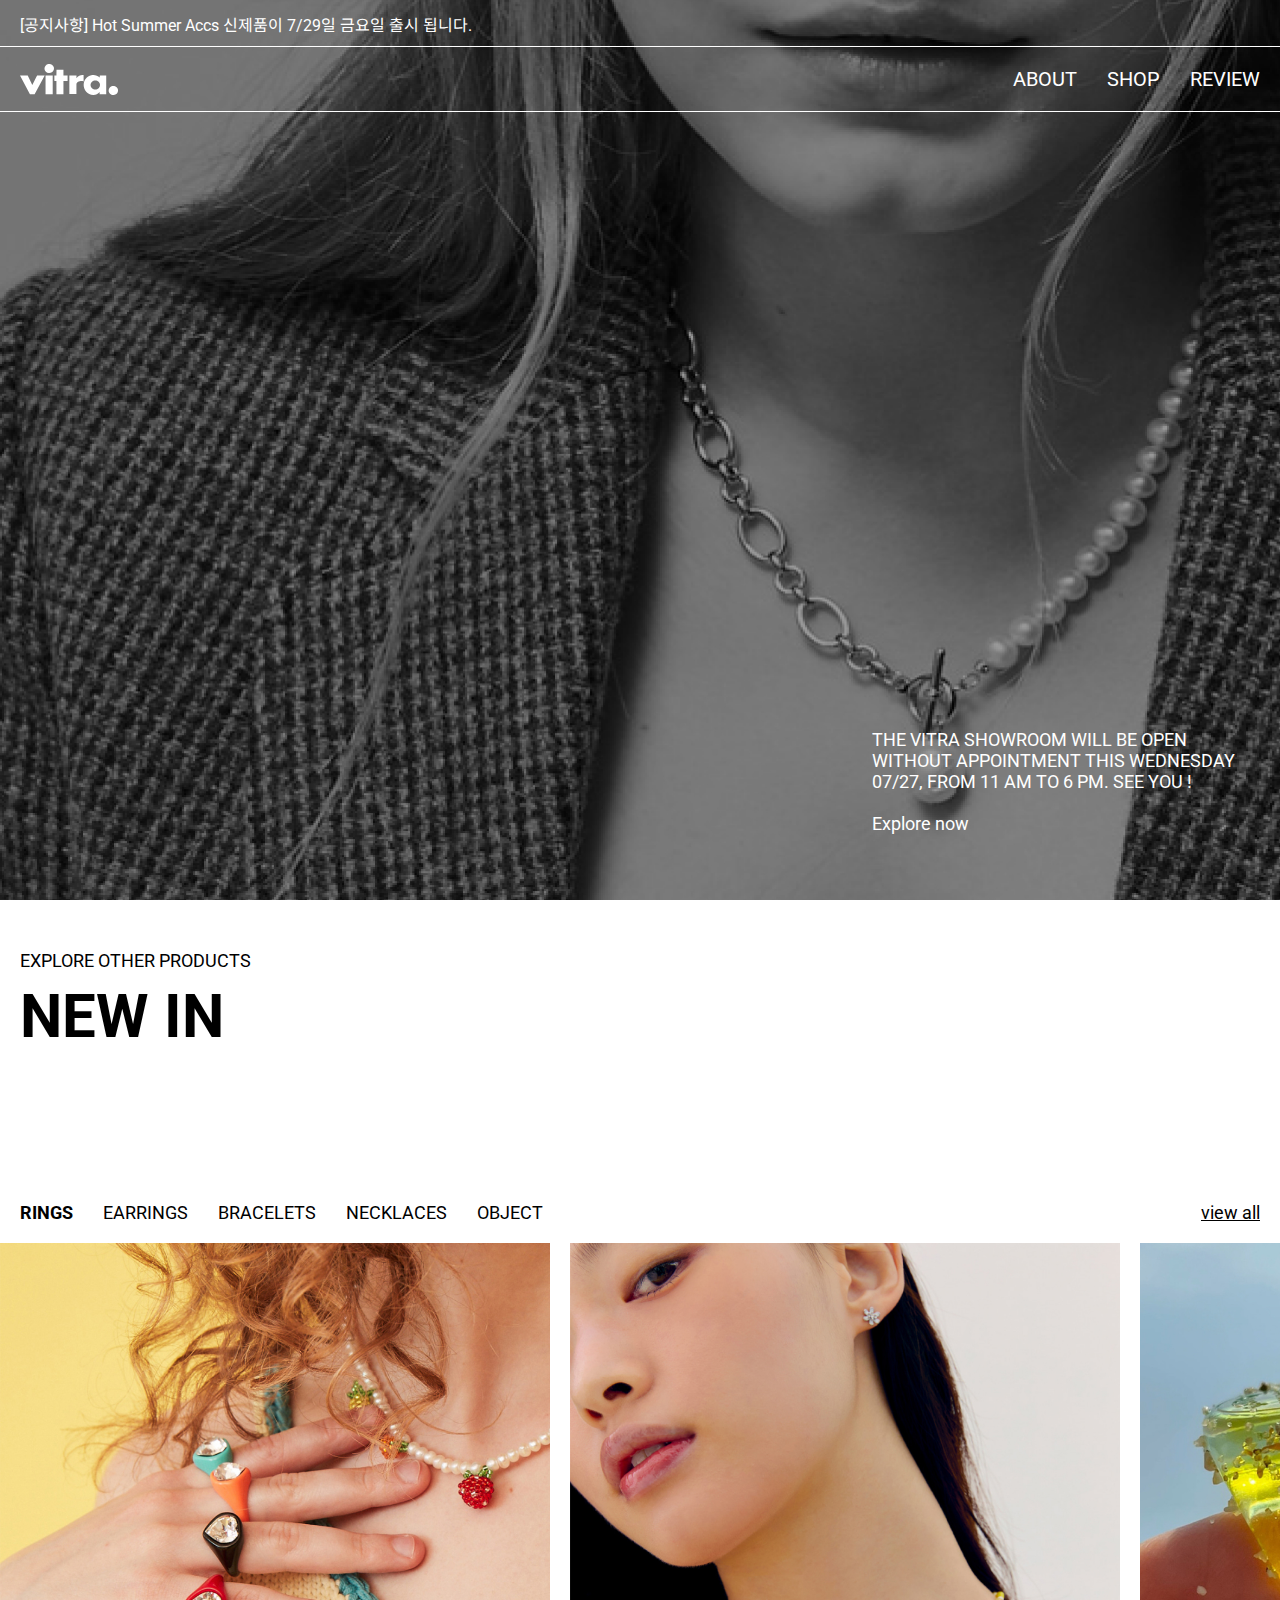
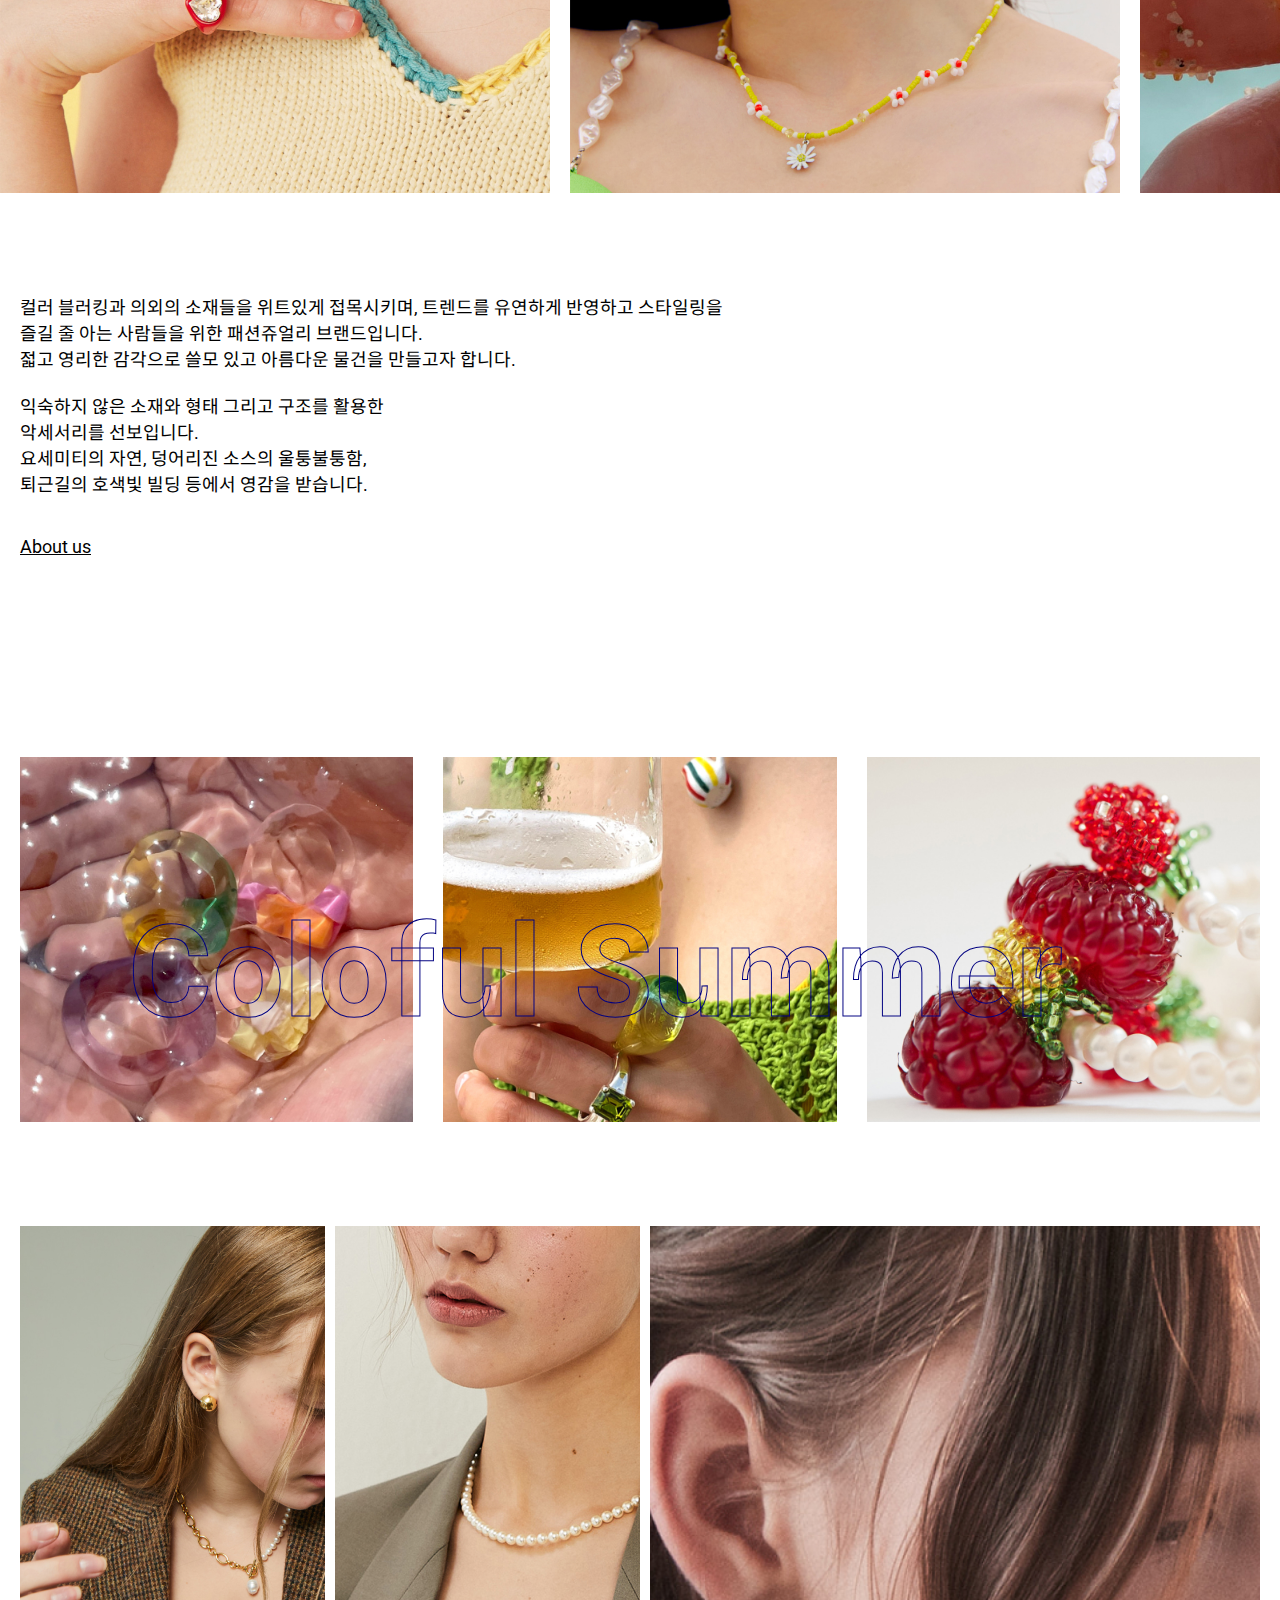
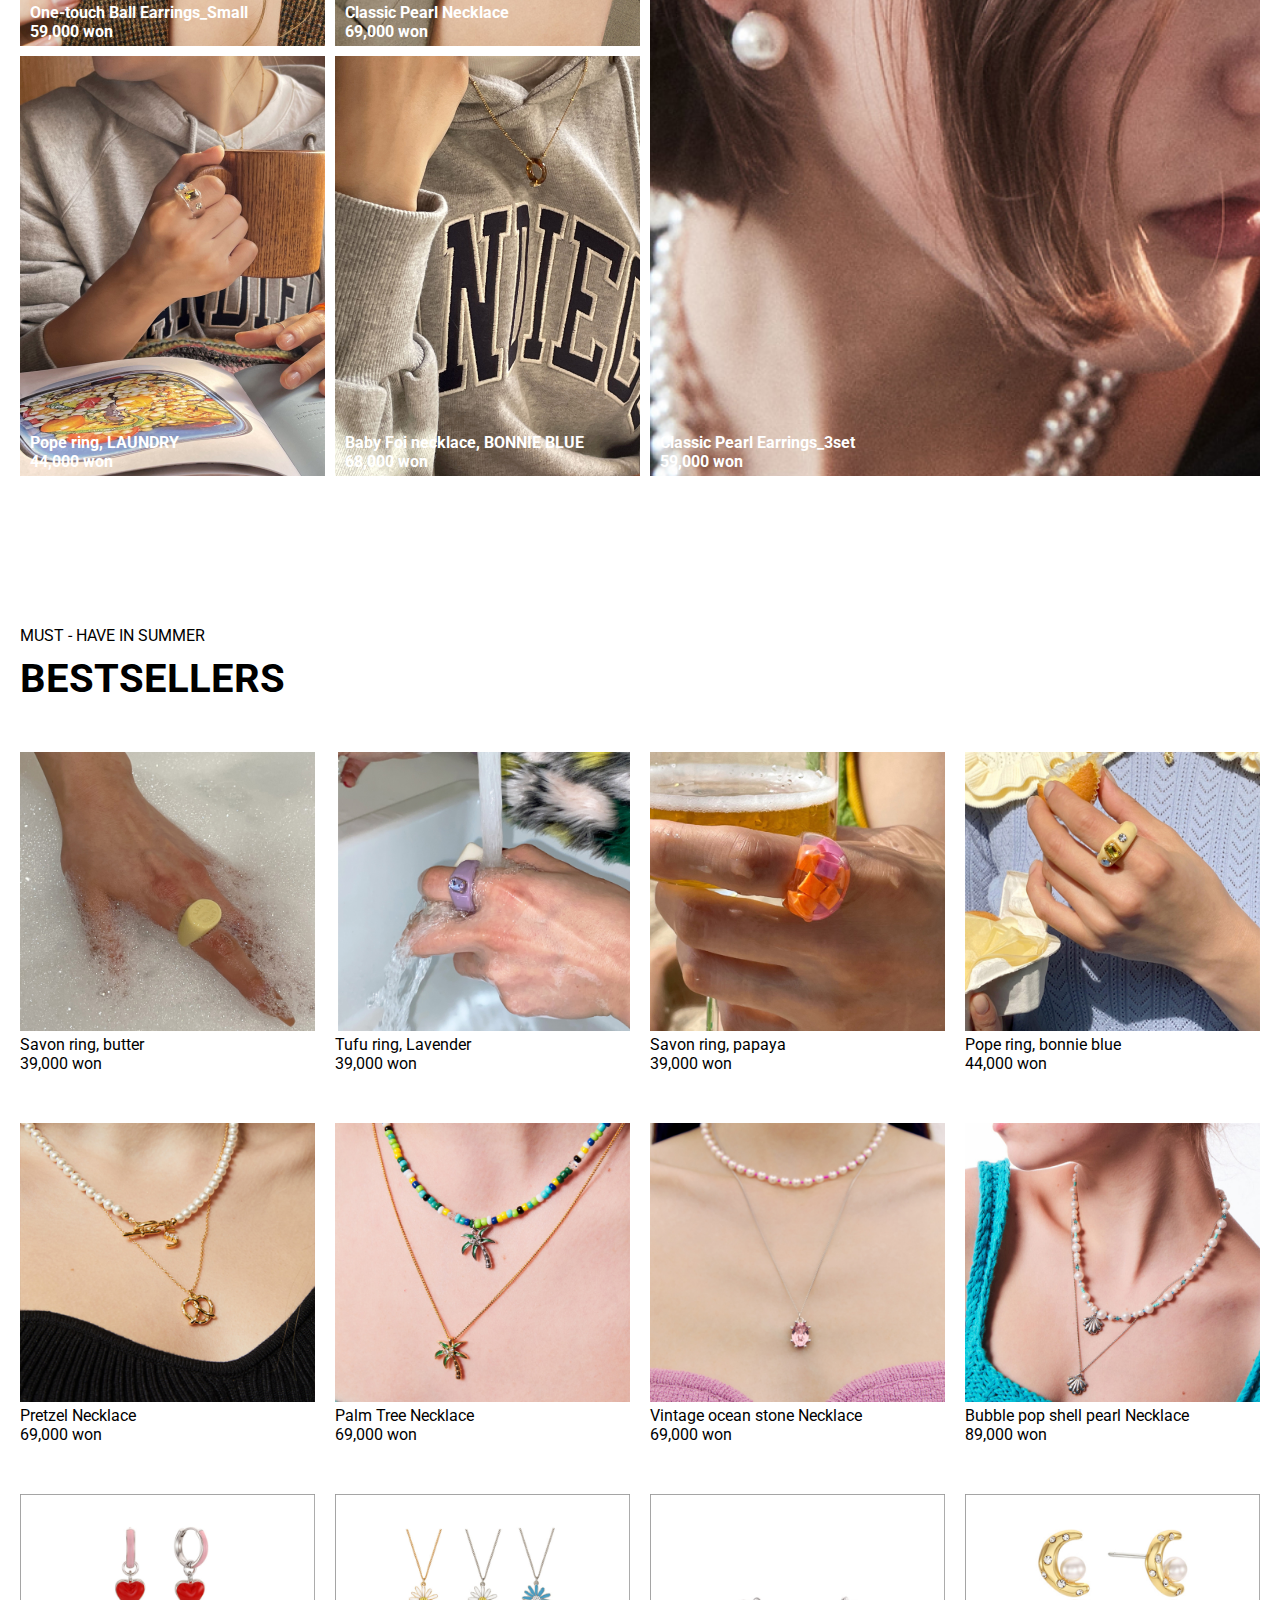
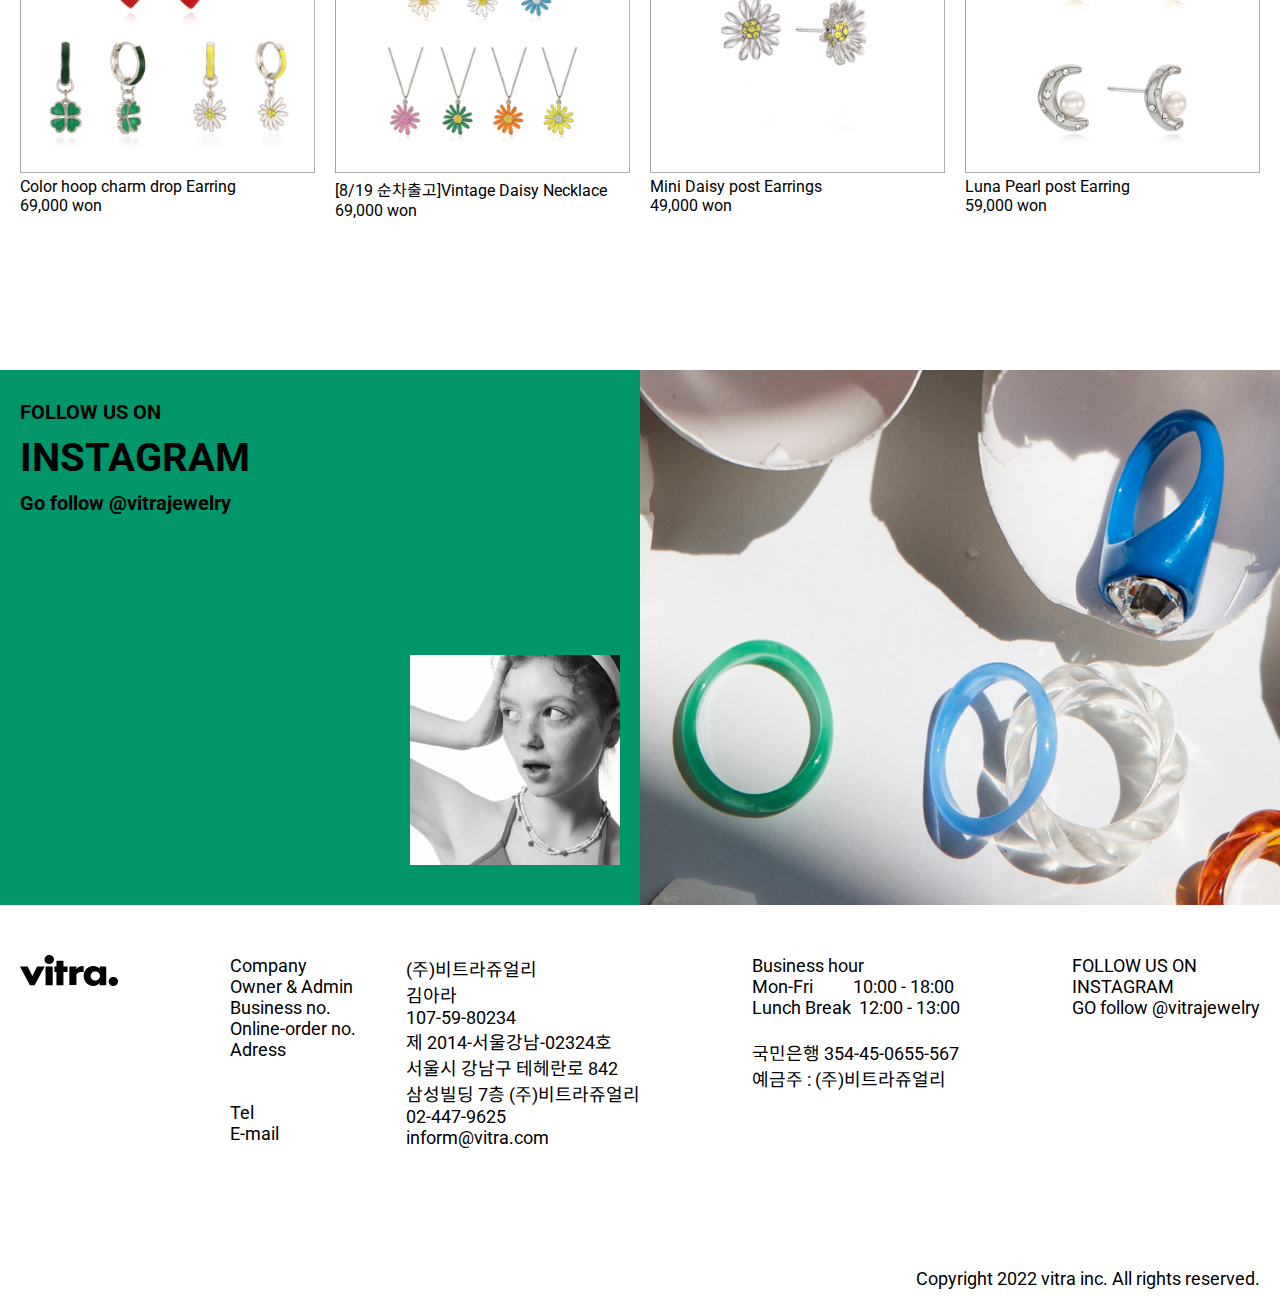
<file: webpage/image/index.html>
<!DOCTYPE html>
<html lang="en">

<head>
    <meta charset="UTF-8">
    <meta http-equiv="X-UA-Compatible" content="IE=edge">
    <meta name="viewport" content="width=device-width, initial-scale=1.0">
    <title>main</title>
    <link rel="stylesheet" href="./web.css">
    <link rel="preconnect" href="https://fonts.googleapis.com">
    <link rel="preconnect" href="https://fonts.gstatic.com" crossorigin>
    <link
        href="https://fonts.googleapis.com/css2?family=Noto+Sans+KR:wght@300;400;500;700&family=Roboto:wght@300;400;500;700&display=swap"
        rel="stylesheet">              
</head>

<body>
        <div class="header white">
        <div class="logo">
            <img src="../image/logo_w.svg">
        </div>
        <ul class="menu_bar">
            <li>ABOUT</li>
            <li>SHOP</li>
            <li>REVIEW</li>
        </ul>        
    </div>
    <div class="main_page">
        <div class="main">
            <div class="notice">
                [공지사항] Hot Summer Accs 신제품이 7/29일 금요일 출시 됩니다.
            </div>
            <div class="notice2">
                THE VITRA SHOWROOM WILL BE OPEN<br />
                WITHOUT APPOINTMENT THIS WEDNESDAY <br />
                07/27, FROM 11 AM TO 6 PM. SEE YOU !<br /><br />
                Explore now
            </div>
        </div>

        <div class="new">
            <div class="ment1">
                EXPLORE OTHER PRODUCTS
            </div>
            <div class="ment2">
                NEW IN
            </div>
        </div>
        <div class="itemlist">
            <div class="item">
                <div class="rings">RINGS</div>
                <div class="earring">EARRINGS</div>
                <div class="bracelets">BRACELETS</div>
                <div class="necklaces">NECKLACES</div>
                <div class="object">OBJECT</div>
            </div>
            <div class="view">view all</div>
        </div>
        <div class="itemimage">
            <div class="imagegroup">
                <img src="../image/main02.jpg" />
                <img src="../image/main03.jpg" />
                <img src="../image/main04.jpg" />
                <img src="../image/main05.jpg" />
            </div>
        </div>
        <div class="about">
            컬러 블러킹과 의외의 소재들을 위트있게 접목시키며, 트렌드를 유연하게 반영하고 스타일링을<br />
            즐길 줄 아는 사람들을 위한 패션쥬얼리 브랜드입니다.<br />
            젋고 영리한 감각으로 쓸모 있고 아름다운 물건을 만들고자 합니다.<br /><br />
            익숙하지 않은 소재와 형태 그리고 구조를 활용한<br />
            악세서리를 선보입니다. <br />
            요세미티의 자연, 덩어리진 소스의 울퉁불퉁함, <br />
            퇴근길의 호색빛 빌딩 등에서 영감을 받습니다.
        </div>
        <div class="aboutus"> About us</div>
        <div class="color">
            <div class="color_img_items">
                <div class="ci_item"><img src="../image/main06.jpg" /></div>
                <div class="ci_item"><img src="../image/main07.jpg" /></div>
                <div class="ci_item"><img src="../image/main08.jpg" /></div>
                <div class="word">
                    Coloful Summer
                </div>
            </div>
        </div>
        <div class="container">
            <div class="wrap">
                <div class="photobox">
                    <div class="photo pt1">
                        <div class="photoshot1">
                            One-touch Ball Earrings_Small<br />
                            59,000 won
                        </div>
                    </div>
                    <div class="photo pt2">
                        <div class="photoshot1">
                            Classic Pearl Necklace<br />
                            69,000 won
                        </div>
                    </div>
                    <div class="photo pt3">
                        <div class="photoshot1">
                            Pope ring, LAUNDRY<br />
                            44,000 won
                        </div>
                    </div>
                    <div class="photo pt4">
                        <div class="photoshot1">
                            Baby Foi necklace, BONNIE BLUE<br />
                            68,000 won
                        </div>
                    </div>
                </div>
                <div class="photobox2">
                    <div class="photo5">
                        <div class="photoshot5">
                            Classic Pearl Earrings_3set<br />
                            59,000 won
                        </div>
                    </div>
                </div>
            </div>
        </div>
        <div class="must">
            <div class="musthave">
                MUST - HAVE IN SUMMER
            </div>
            <div class="best">
                <div class="bestsellers">
                    BESTSELLERS
                </div>
            </div>
        </div>
        <div class="bestitems">
            <div class="bestitemgroup1">
                <div class="itemgroup1">
                    <img src="../image/main14.jpg" />
                    <div class="bestitem1">
                        Savon ring, butter<br />
                        39,000 won
                    </div>
                </div>
                <div class="itemgroup1">
                    <img src="../image/main15.jpg" />
                    <div class="bestitem1">
                        Tufu ring, Lavender<br />
                        39,000 won
                    </div>
                </div>
                <div class="itemgroup1">
                    <img src="../image/main16.jpg" />
                    <div class="bestitem1">
                        Savon ring, papaya<br />
                        39,000 won
                    </div>
                </div>
                <div class="itemgroup1">
                    <img src="../image/main17.jpg" />
                    <div class="bestitem1">
                        Pope ring, bonnie blue<br />
                        44,000 won
                    </div>
                </div>
            </div>
        </div>
        <div class="bestitems2">
            <div class="bestitemgroup2">
                <div class="itemgroup2">
                    <img src="../image/main18.jpg" />
                    <div class="bestitem2">
                        Pretzel Necklace<br />
                        69,000 won
                    </div>
                </div>
                <div class="itemgroup2">
                    <img src="../image/main19.jpg" />
                    <div class="bestitem2">
                        Palm Tree Necklace<br />
                        69,000 won
                    </div>
                </div>
                <div class="itemgroup2">
                    <img src="../image/main20.jpg" />
                    <div class="bestitem2">
                        Vintage ocean stone Necklace<br />
                        69,000 won
                    </div>
                </div>
                <div class="itemgroup2">
                    <img src="../image/main21.jpg" />
                    <div class="bestitem2">
                        Bubble pop shell pearl Necklace <br />
                        89,000 won
                    </div>
                </div>
            </div>
        </div>
        <div class="bestitems3">
            <div class="bestitemgroup3">
                <div class="itemgroup">
                    <img src="../image/main22.jpg" />
                    <div class="bestitem">
                        Color hoop charm drop Earring<br />
                        69,000 won
                    </div>
                </div>
                <div class="itemgroup">
                    <img src="../image/main23.jpg" />
                    <div class="bestitem">
                        [8/19 순차출고]Vintage Daisy Necklace <br />
                        69,000 won
                    </div>
                </div>
                <div class="itemgroup">
                    <img src="../image/main24.jpg" />
                    <div class="bestitem">
                        Mini Daisy post Earrings<br />
                        49,000 won
                    </div>
                </div>
                <div class="itemgroup">
                    <img src="../image/main25.jpg" />
                    <div class="bestitem">
                        Luna Pearl post Earring<br />
                        59,000 won
                    </div>
                </div>
            </div>
        </div>
        <div class="follow">
            <div class="follow_1">
                <div class="sns">
                    <img src="../image/main26.jpg" />
                    <div class="insta">
                        FOLLOW US ON
                    </div>
                    <div class="insta_1">
                        INSTAGRAM
                    </div>
                    <div class="insta_2">
                        Go follow @vitrajewelry
                    </div>
                </div>
                <div class="snsimg">
                    <img src="../image/main27.jpg" />
                </div>

            </div>
        </div>
    </div>
    <div class="footer">
        <div class="footerwrap">
            <div class="footerwrap1">
                <div class="footerlogo">
                    <img src="../image/logo.svg">
                </div>
                <div class="footer_inform">
                <div class="footer_1">
                    Company<br />
                    Owner & Admin<br />
                    Business no.<br />
                    Online-order no.<br />
                    Adress<br /><br /><br />
                    Tel<br />
                    E-mail
                </div>
                <div class="footer_2">
                    (주)비트라쥬얼리<br />
                    김아라<br />
                    107-59-80234<br />
                    제 2014-서울강남-02324호<br />
                    서울시 강남구 테헤란로 842<br />
                    삼성빌딩 7층 (주)비트라쥬얼리<br />
                    02-447-9625<br />
                    inform@vitra.com
                </div>
            </div>
                <div class="footer_3">
                    Business hour<br />
                    Mon-Fri&nbsp;&nbsp;&nbsp;&nbsp;&nbsp;&nbsp;&nbsp;&nbsp;&nbsp; 10:00 - 18:00<br />
                    Lunch Break&nbsp; 12:00 - 13:00<br /><br />
                    국민은행 354-45-0655-567<br />
                    예금주 : (주)비트라쥬얼리
                </div>
                <div class="footer_4">
                    FOLLOW US ON<br />
                    INSTAGRAM<br />
                    GO follow @vitrajewelry
                </div>
            </div>
        </div>
        <div class="footerwrap2">
            <div class="copylight">
                Copyright 2022 vitra inc. All rights reserved.
            </div>
        </div>
    </div>

</body>

</html>
</file>
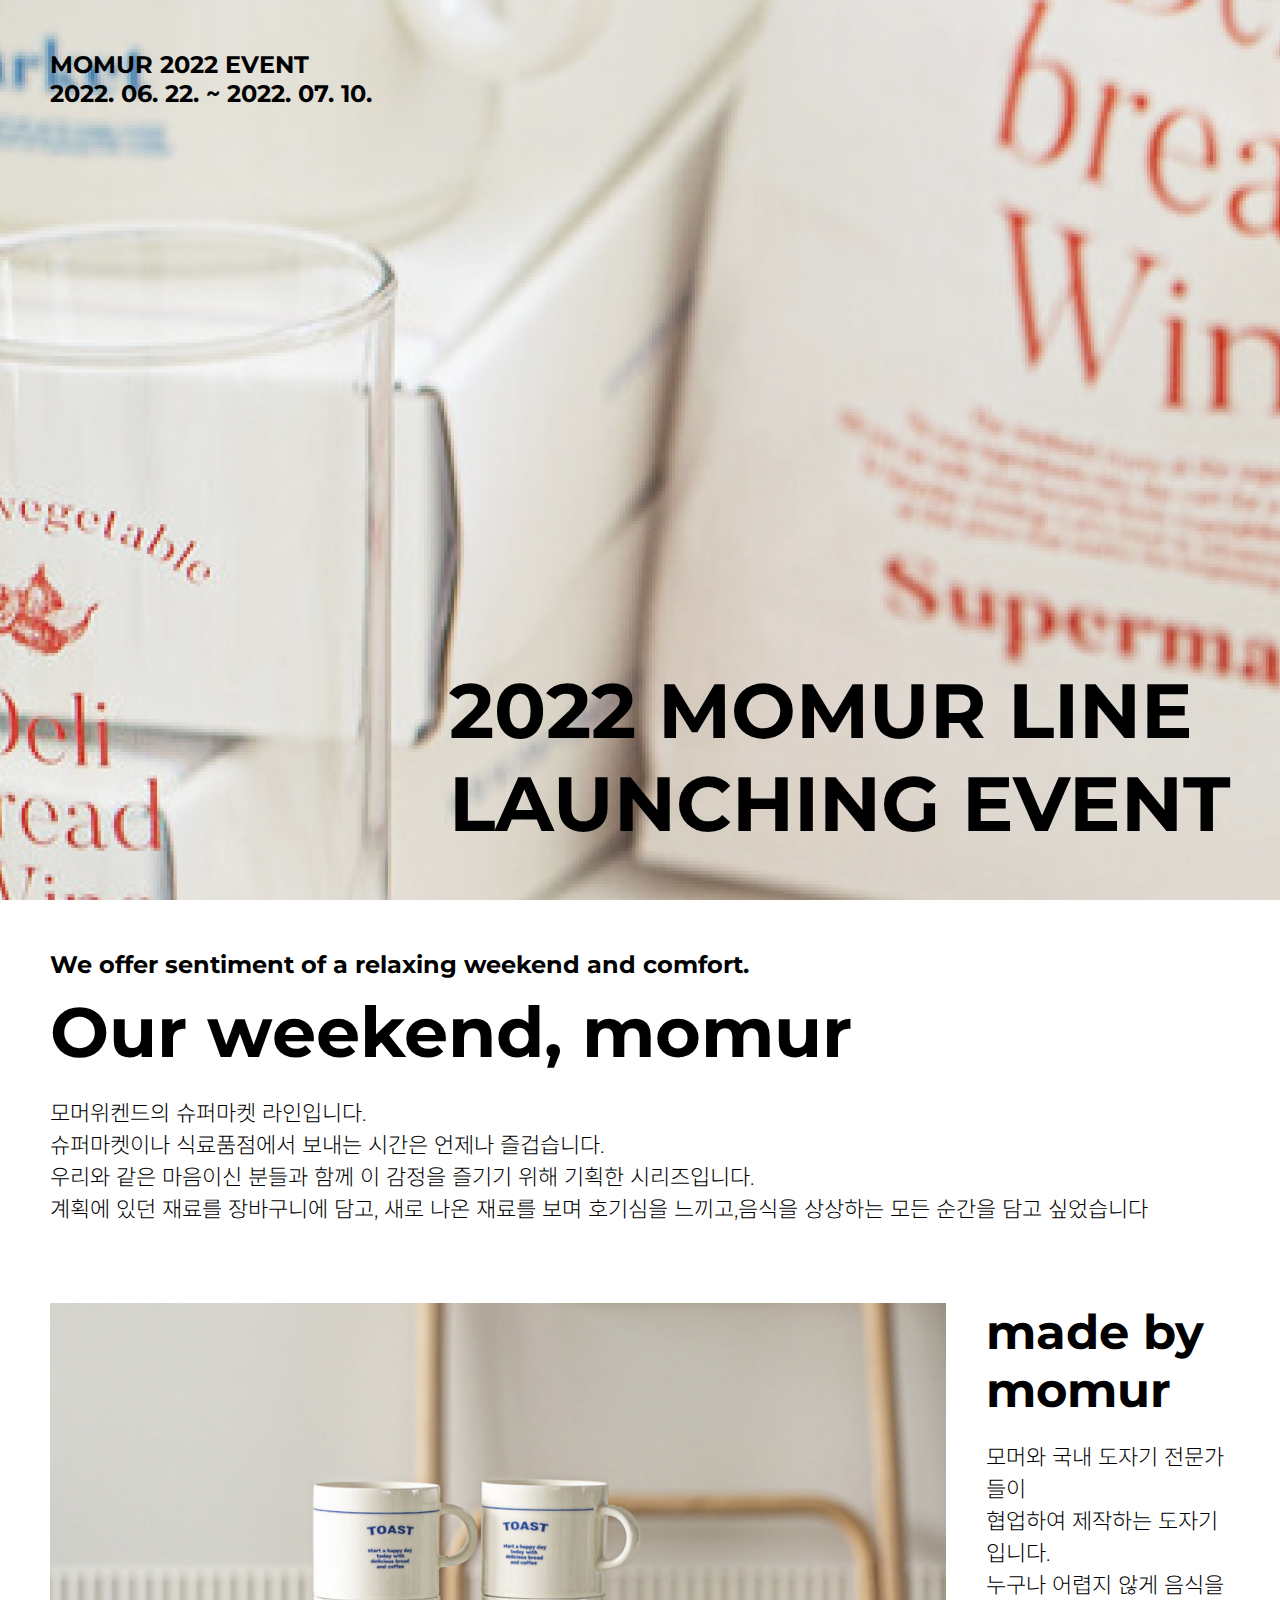
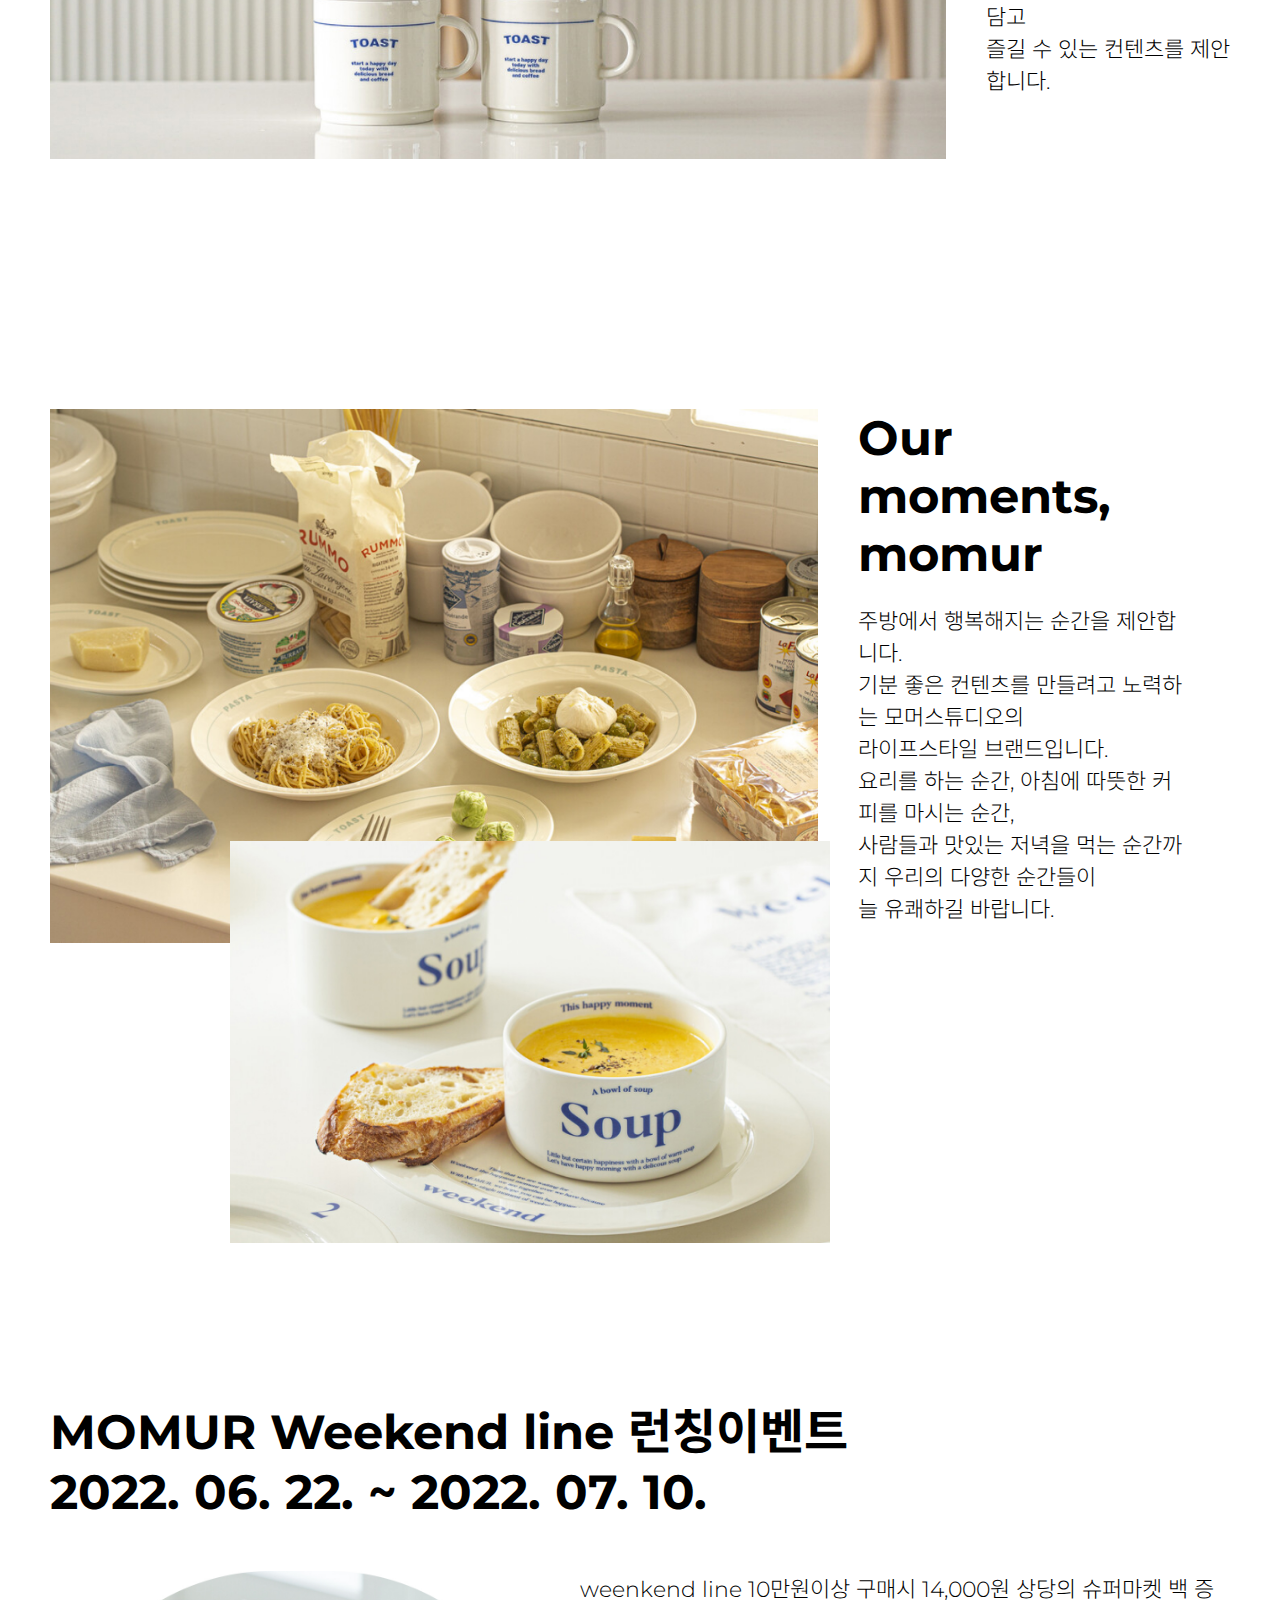
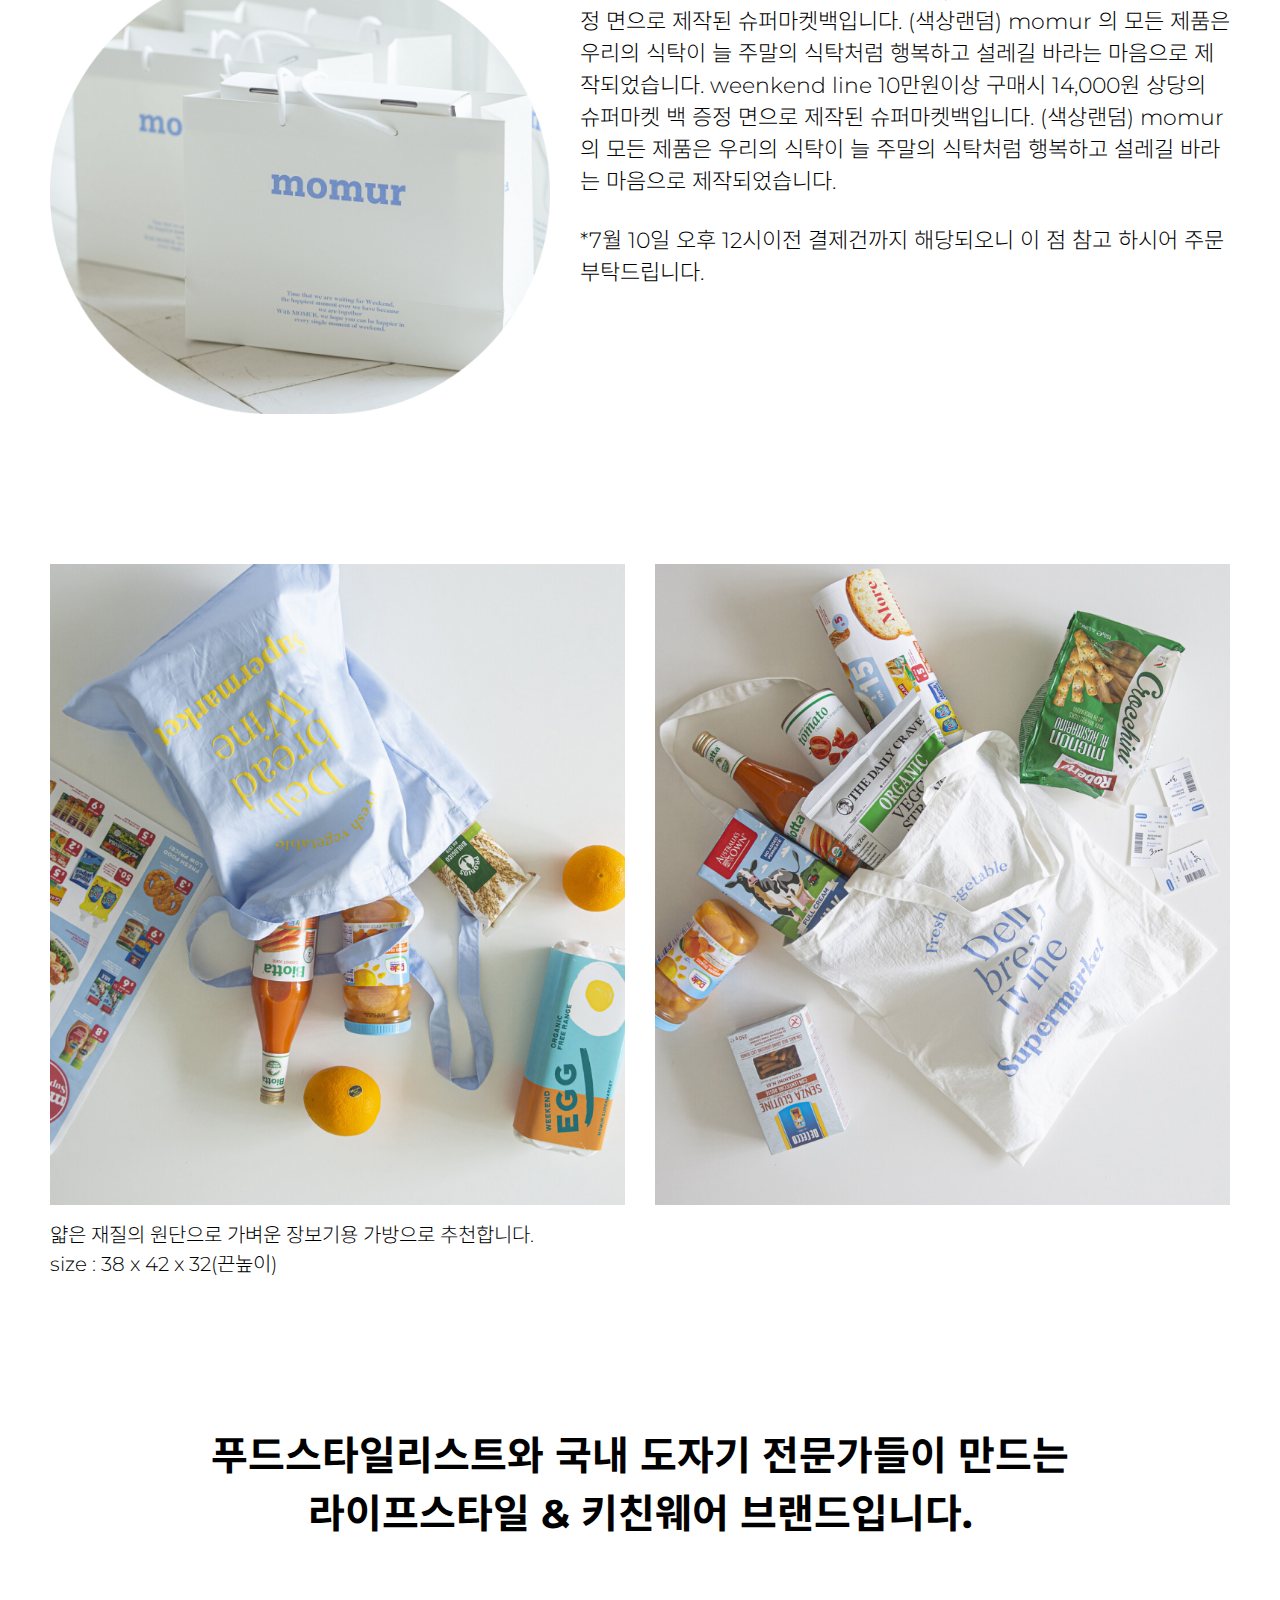
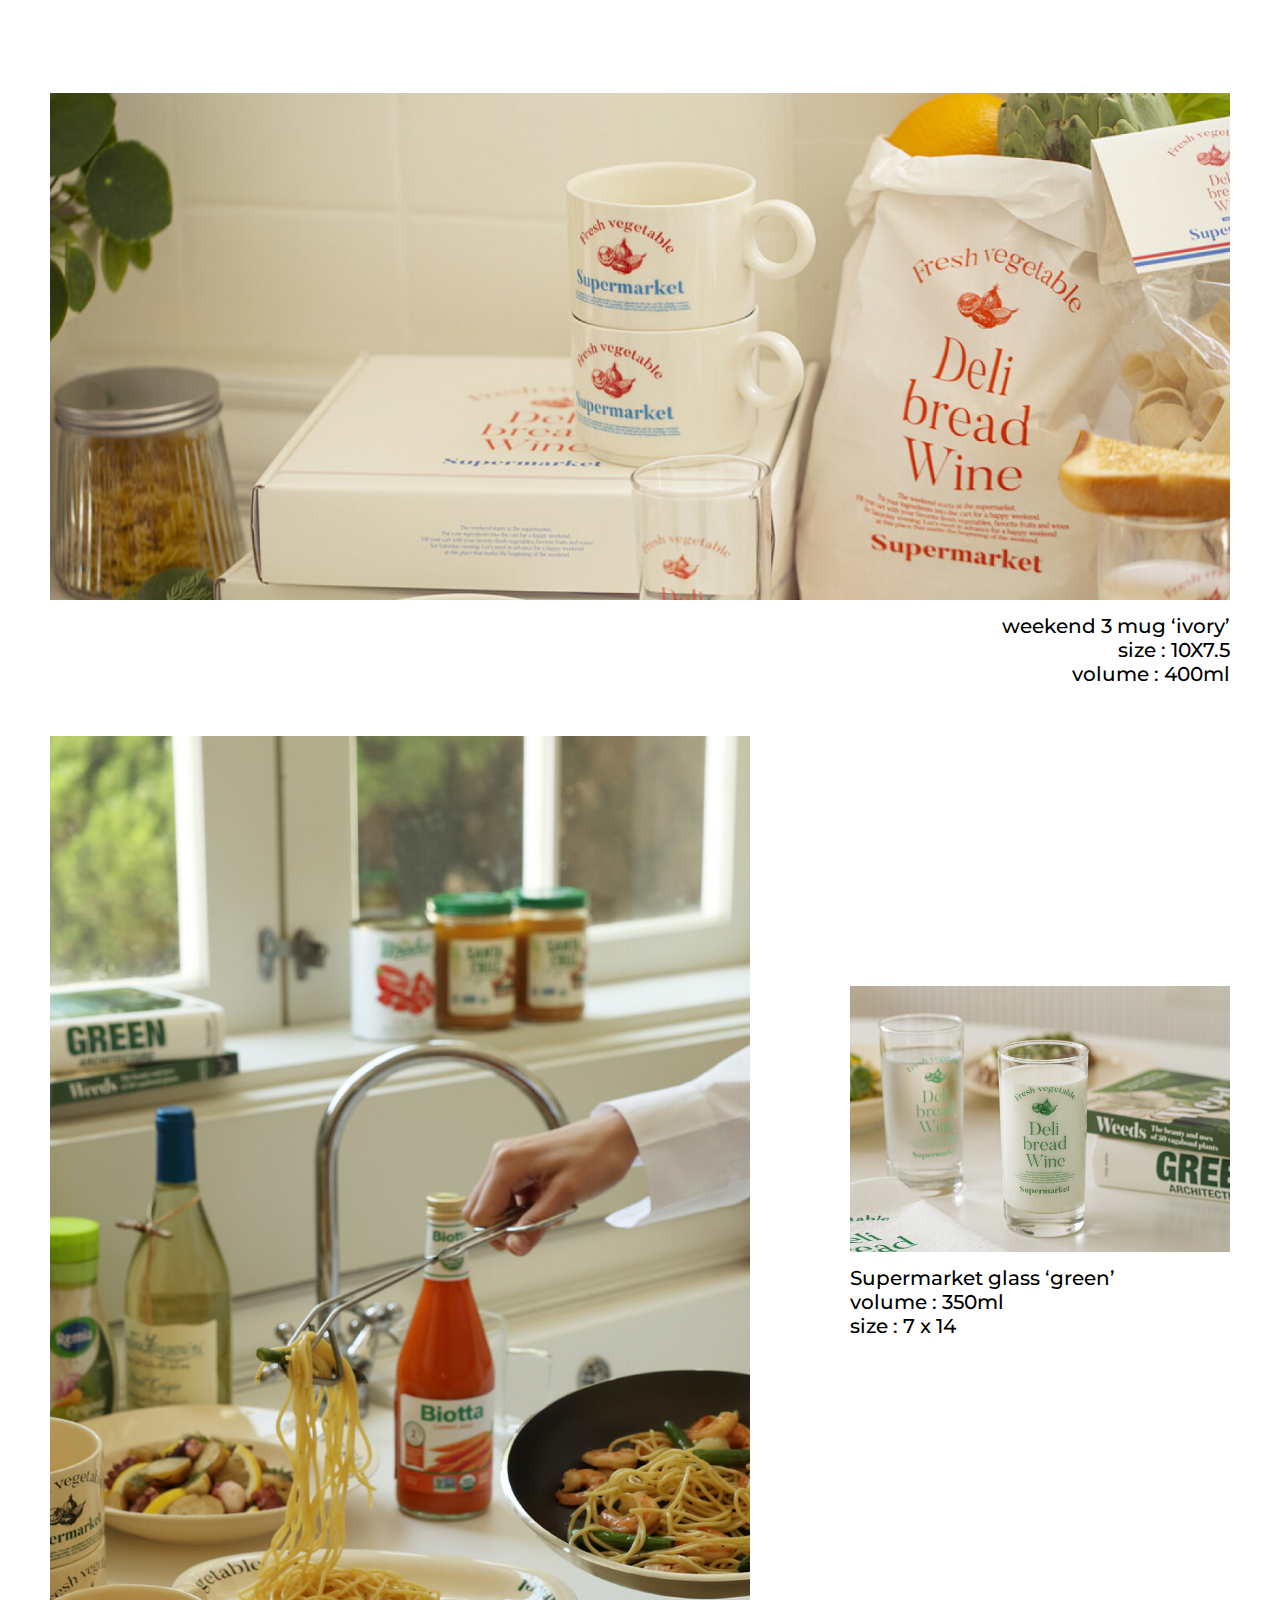
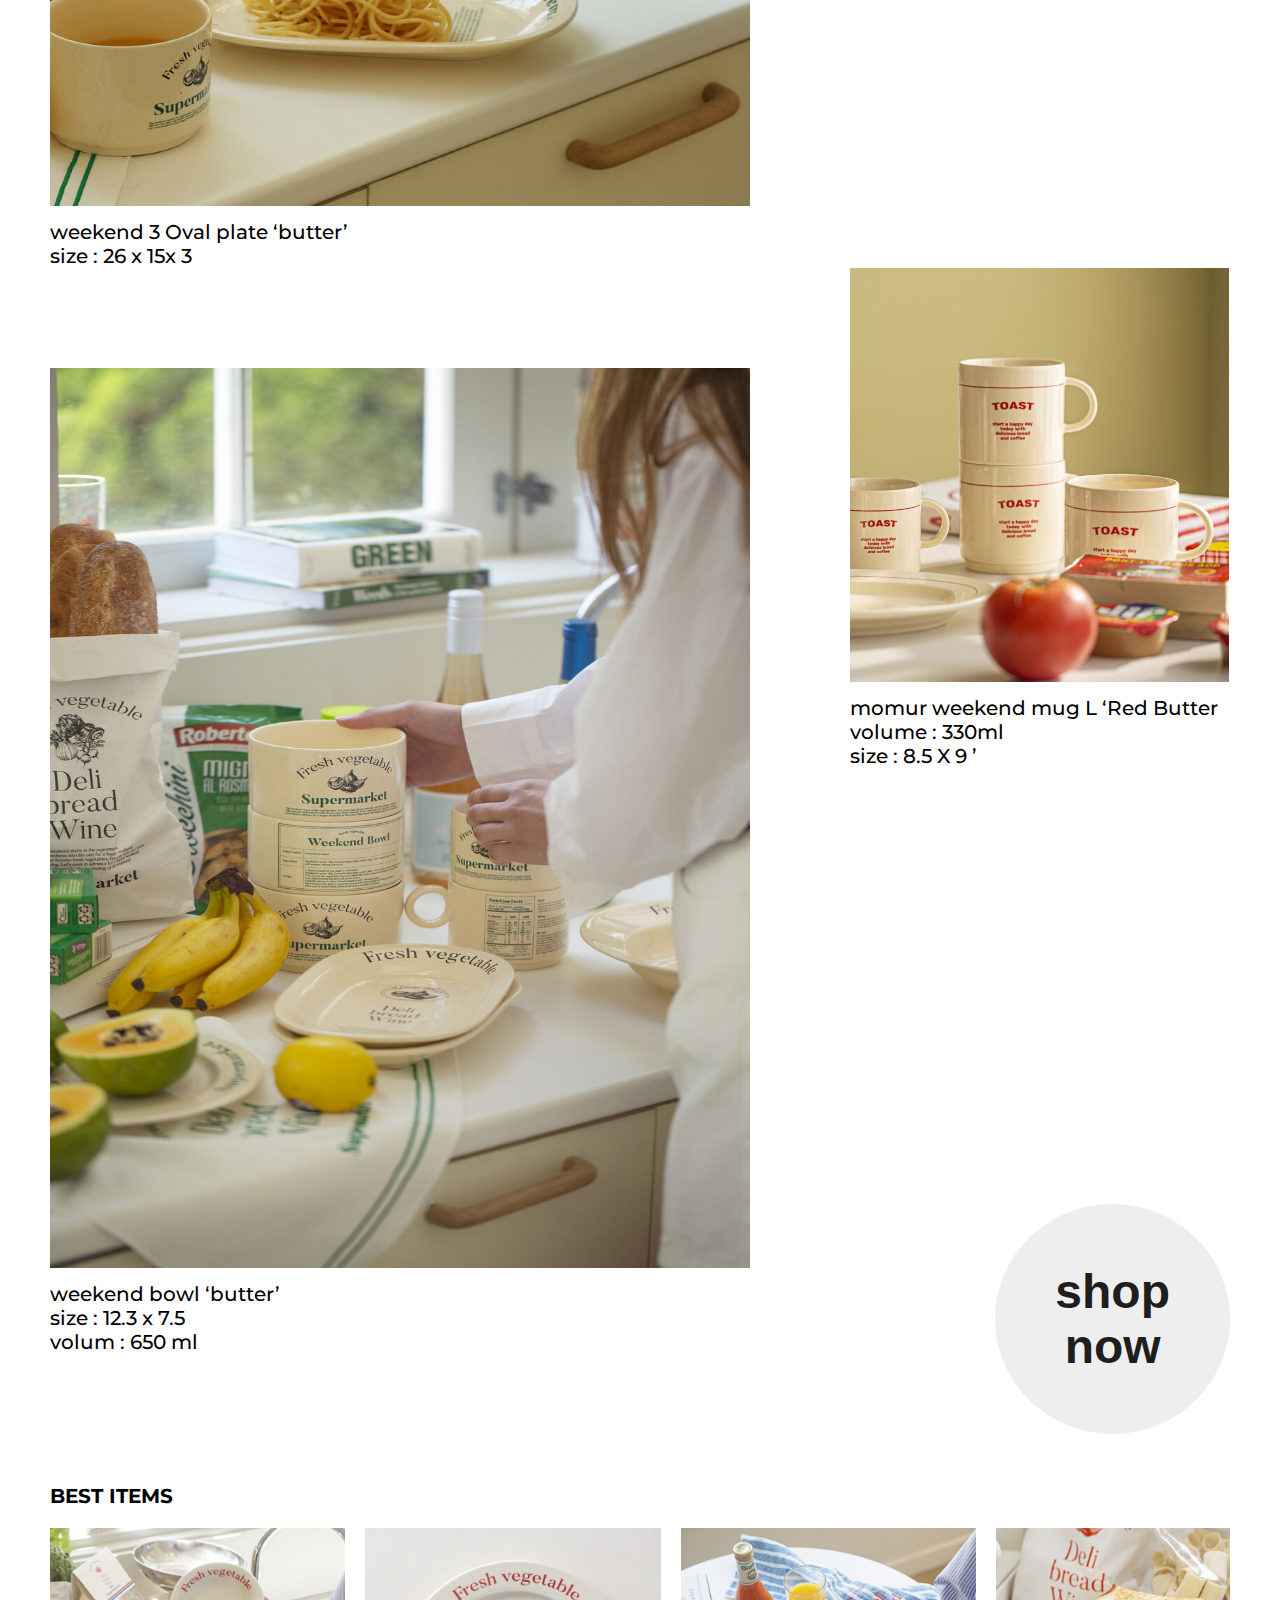
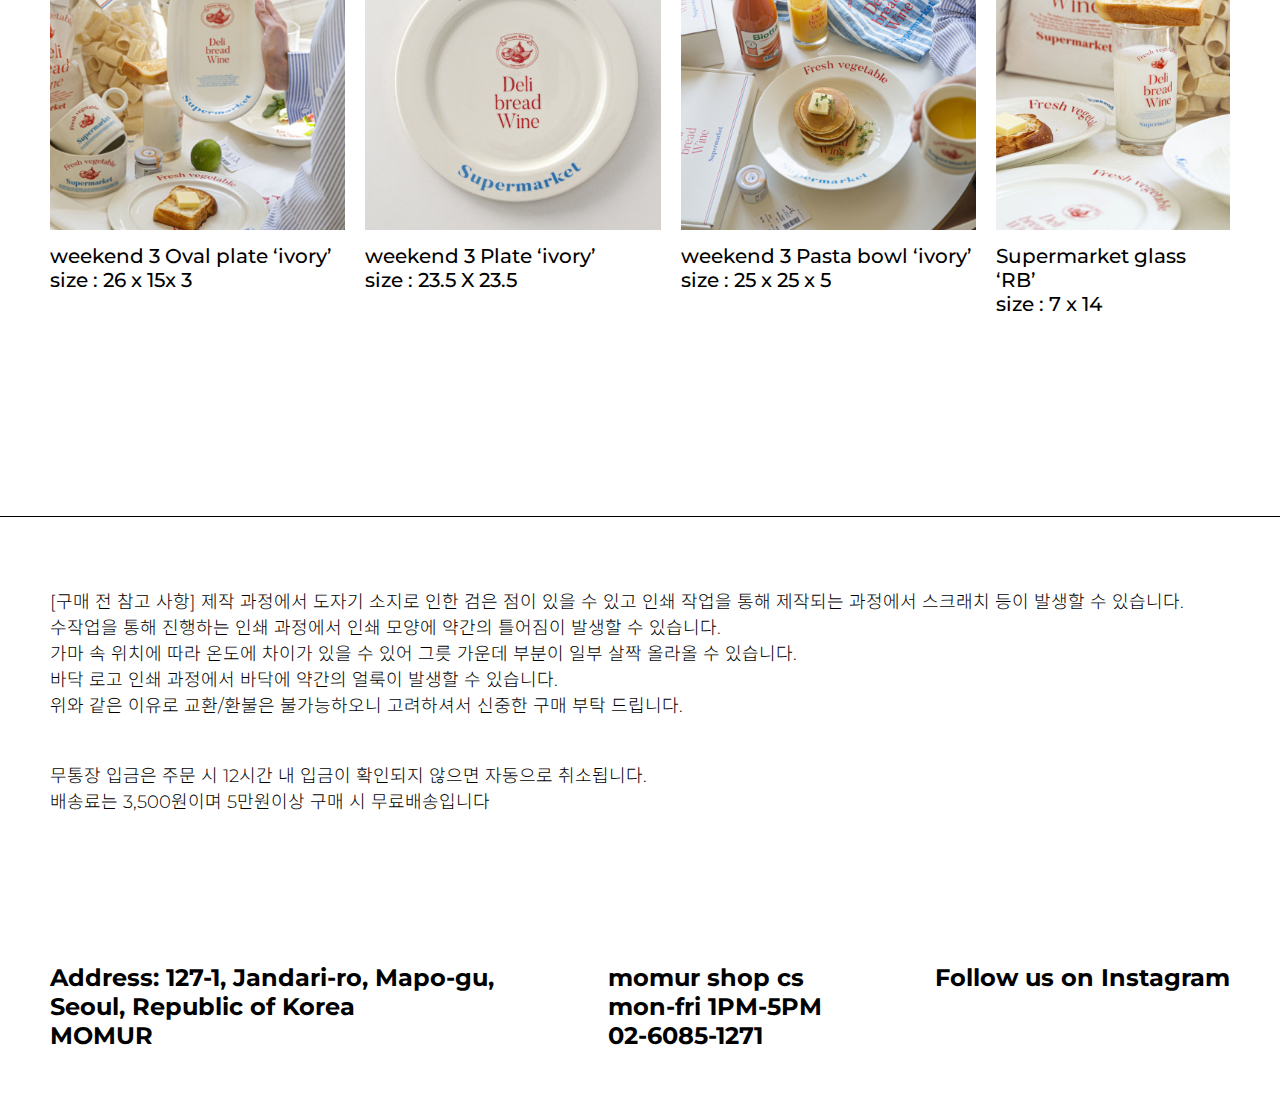
<file: 런칭/런칭index.html>
<!DOCTYPE html>
<html lang="en">

<head>
    <meta charset="UTF-8">
    <meta http-equiv="X-UA-Compatible" content="IE=edge">
    <meta name="viewport" content="width=device-width, initial-scale=1.0">
    <title>Momur launching event</title>
    <link rel="stylesheet" href="lunching.css">
    <link rel="preconnect" href="https://fonts.googleapis.com">
    <link rel="preconnect" href="https://fonts.gstatic.com" crossorigin>
    <link
        href="https://fonts.googleapis.com/css2?family=Montserrat:wght@300;400;500;700&family=Noto+Sans+KR:wght@300;400;500;700&display=swap"
        rel="stylesheet">

</head>

<body>
    <div class="header">
        <div class="notice">
            MOMUR 2022 EVENT <br />
            2022. 06. 22. ~ 2022. 07. 10.
        </div>
        <div class="event">
            2022 MOMUR LINE<br />
            LAUNCHING EVENT </div>
    </div>
    <div class="content">
        <div class="sub_title">We offer sentiment of a relaxing weekend and comfort.</div>
        <div class="main_title">Our weekend, momur</div>
        <div class="section">
            모머위켄드의 슈퍼마켓 라인입니다.<br />
            슈퍼마켓이나 식료품점에서 보내는 시간은 언제나 즐겁습니다.<br />
            우리와 같은 마음이신 분들과 함께 이 감정을 즐기기 위해 기획한 시리즈입니다.<br />
            계획에 있던 재료를 장바구니에 담고, 새로 나온 재료를 보며 호기심을 느끼고,음식을 상상하는 모든 순간을 담고 싶었습니다
        </div>
        <div class="content2">
            <img src="img/img2.jpg" />
            <div class="wrap">
                <div class="sub_title1">
                    made by<br />
                    momur
                </div>
                <div class="section1">
                    모머와 국내 도자기 전문가들이 <br />
                    협업하여 제작하는 도자기입니다. <br />
                    누구나 어렵지 않게 음식을 담고 <br />
                    즐길 수 있는 컨텐츠를 제안합니다.
                </div>
            </div>
        </div>
        <div class="content3">
            <img src="img/img3.jpg" />
            <div class="wrap2">
                <div class="sub_title2">
                    Our moments, <br />
                    momur
                </div>
                <div class="section2">
                    주방에서 행복해지는 순간을 제안합니다. <br />
                    기분 좋은 컨텐츠를 만들려고 노력하는 모머스튜디오의 <br />
                    라이프스타일 브랜드입니다. <br />
                    요리를 하는 순간, 아침에 따뜻한 커피를 마시는 순간,<br />
                    사람들과 맛있는 저녁을 먹는 순간까지 우리의 다양한 순간들이 <br />
                    늘 유쾌하길 바랍니다.
                </div>
            </div>
            <div class="photo">
                <img src="img/img4.jpg" />
            </div>
        </div>
        <div class="event_banner">
            <div class="banner">
                MOMUR Weekend line 런칭이벤트<br />
                2022. 06. 22. ~ 2022. 07. 10.
            </div>
        </div>
        <div class="event_main">
            <img src="img/img5.jpg" />
            <div class="event_notice">
                weenkend line 10만원이상 구매시 14,000원 상당의 슈퍼마켓 백 증정
                면으로 제작된 슈퍼마켓백입니다. (색상랜덤)
                momur 의 모든 제품은 우리의 식탁이 늘 주말의 식탁처럼 행복하고 설레길
                바라는 마음으로 제작되었습니다. weenkend line 10만원이상 구매시 14,000원 상당의 슈퍼마켓 백 증정
                면으로 제작된 슈퍼마켓백입니다. (색상랜덤)
                momur 의 모든 제품은 우리의 식탁이 늘 주말의 식탁처럼 행복하고 설레길
                바라는 마음으로 제작되었습니다.<br /><br />
                *7월 10일 오후 12시이전 결제건까지 해당되오니 이 점
                참고 하시어 주문 부탁드립니다.
            </div>
        </div>
        <div class="event_section">
            <div class="event_item">
                <img src="img/img6.jpg" />
                <div class="event_gift">
                    얇은 재질의 원단으로 가벼운 장보기용 가방으로 추천합니다.<br />
                    size : 38 x 42 x 32(끈높이)
                </div>
            </div>
            <div class="event_item">
                <img src="img/img6-1.jpg" />
            </div>
        </div>
        <div class="brand">
            푸드스타일리스트와 국내 도자기 전문가들이 만드는<br />
            라이프스타일 & 키친웨어 브랜드입니다.
        </div>
        <div class="brand_section">
            <img src="img/img7.jpg" />
            <div class="section_item">
                weekend 3 mug ‘ivory’<br />
                size : 10X7.5<br />
                volume : 400ml
            </div>
        </div>
        <div class="item_page">
            <div class="group">
                <div class="grouppage1">
                    <img src="img/img8.jpg" />
                    <div class="page1">
                        weekend 3 Oval plate ‘butter’ <br />
                        size : 26 x 15x 3
                    </div>
                </div>
                <div class="grouppage2">
                    <img src="img/img9.jpg" />
                    <div class="page2">
                        Supermarket glass ‘green’<br />
                        volume : 350ml<br />
                        size : 7 x 14
                    </div>
                </div>
            </div>
        </div>
        <div class="item_page2">
            <div class="group2">
                <div class="grouppage3">
                    <img src="img/img10.jpg" />
                    <div class="page3">
                        weekend bowl ‘butter’<br />
                        size : 12.3 x 7.5<br />
                        volum : 650 ml
                    </div>
                </div>
                <div class="grouppage4">
                    <img src="img/img11.jpg" />
                    <div class="page4">
                        momur weekend mug L ‘Red Butter<br />
                        volume : 330ml<br />
                        size : 8.5 X 9 ’
                    </div>
                </div>
            </div>
        </div>
        <div class="shopbutton">
            <button class="button button">
                shop<br />
                now </button>
        </div>
        <div class="bestitems">
            best items
        </div>
        <div class="bestitems_category">
            <div class="category">
                <div class="category1">
                    <img src="img/img12.jpg" />
                    <div class="item1">
                        weekend 3 Oval plate ‘ivory’ <br />
                        size : 26 x 15x 3
                    </div>
                </div>
                <div class="category2">
                    <img src="img/img13.jpg" />
                    <div class="item2">
                        weekend 3 Plate ‘ivory’ <br />
                        size : 23.5 X 23.5
                    </div>
                </div>
                <div class="category3">
                    <img src="img/img14.jpg" />
                    <div class="item3">
                        weekend 3 Pasta bowl ‘ivory’<br />
                        size : 25 x 25 x 5

                    </div>
                </div>
                <div class="category4">
                    <img src="img/img15.jpg" />
                    <div class="item4">
                        Supermarket glass ‘RB’ <br />
                        size : 7 x 14
                    </div>
                </div>

            </div>
        </div>

    </div>
    <div class="footer">
        <div class="footer_section">
            [구매 전 참고 사항]
            제작 과정에서 도자기 소지로 인한 검은 점이 있을 수 있고 인쇄 작업을 통해 제작되는 과정에서 스크래치 등이 발생할 수 있습니다.<br />
            수작업을 통해 진행하는 인쇄 과정에서 인쇄 모양에 약간의 틀어짐이 발생할 수 있습니다.<br />
            가마 속 위치에 따라 온도에 차이가 있을 수 있어 그릇 가운데 부분이 일부 살짝 올라올 수 있습니다.<br />
            바닥 로고 인쇄 과정에서 바닥에 약간의 얼룩이 발생할 수 있습니다.<br />
            위와 같은 이유로 교환/환불은 불가능하오니 고려하셔서 신중한 구매 부탁 드립니다.<br /><br /><br />

            무통장 입금은 주문 시 12시간 내 입금이 확인되지 않으면 자동으로 취소됩니다.<br />
            배송료는 3,500원이며 5만원이상 구매 시 무료배송입니다

        </div>
        <div class="footer_under">
            <div class="address">
                Address: 127-1, Jandari-ro, Mapo-gu,<br />
                Seoul, Republic of Korea<br />
                MOMUR
            </div>
            <div class="businesshour">
                momur shop cs <br />
                mon-fri 1PM-5PM<br />
                02-6085-1271
            </div>
            <div class="sns">
                Follow us on Instagram
            </div>
        </div>
    </div>


</body>

</html>
</file>
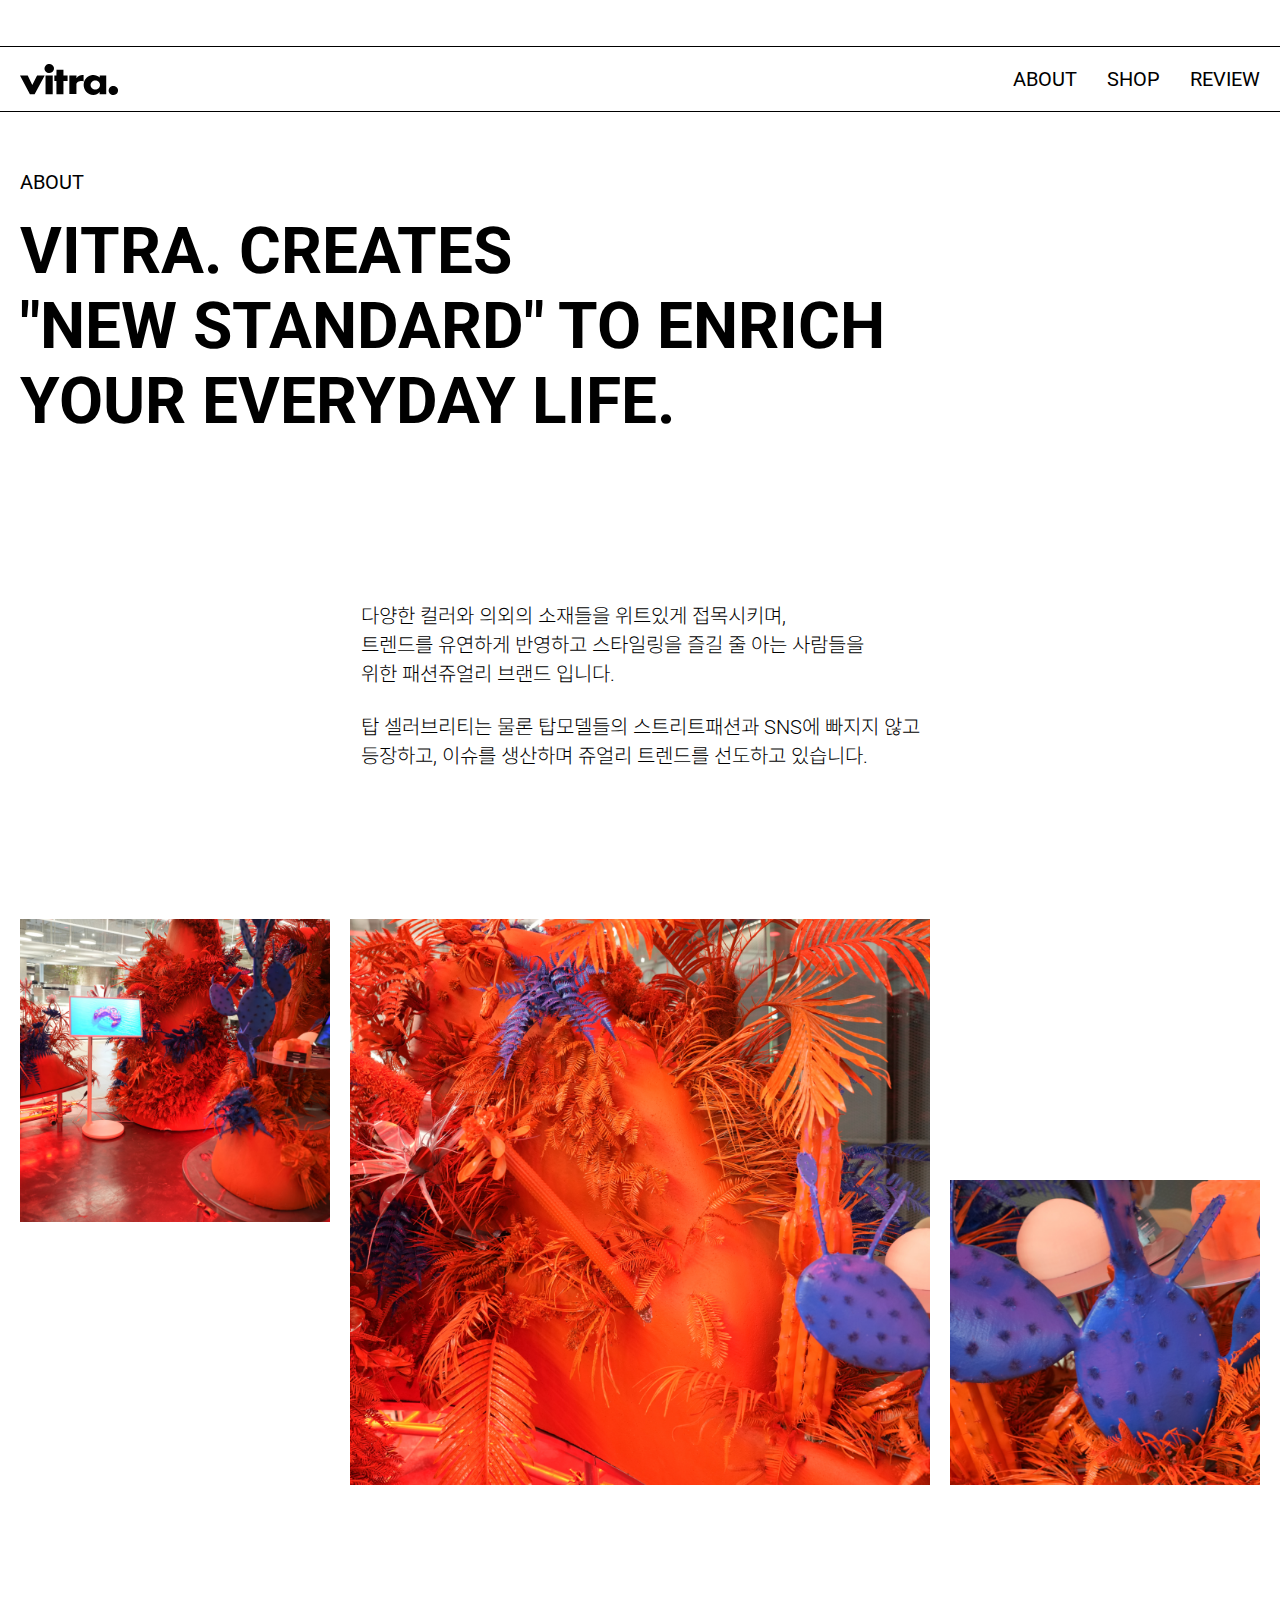
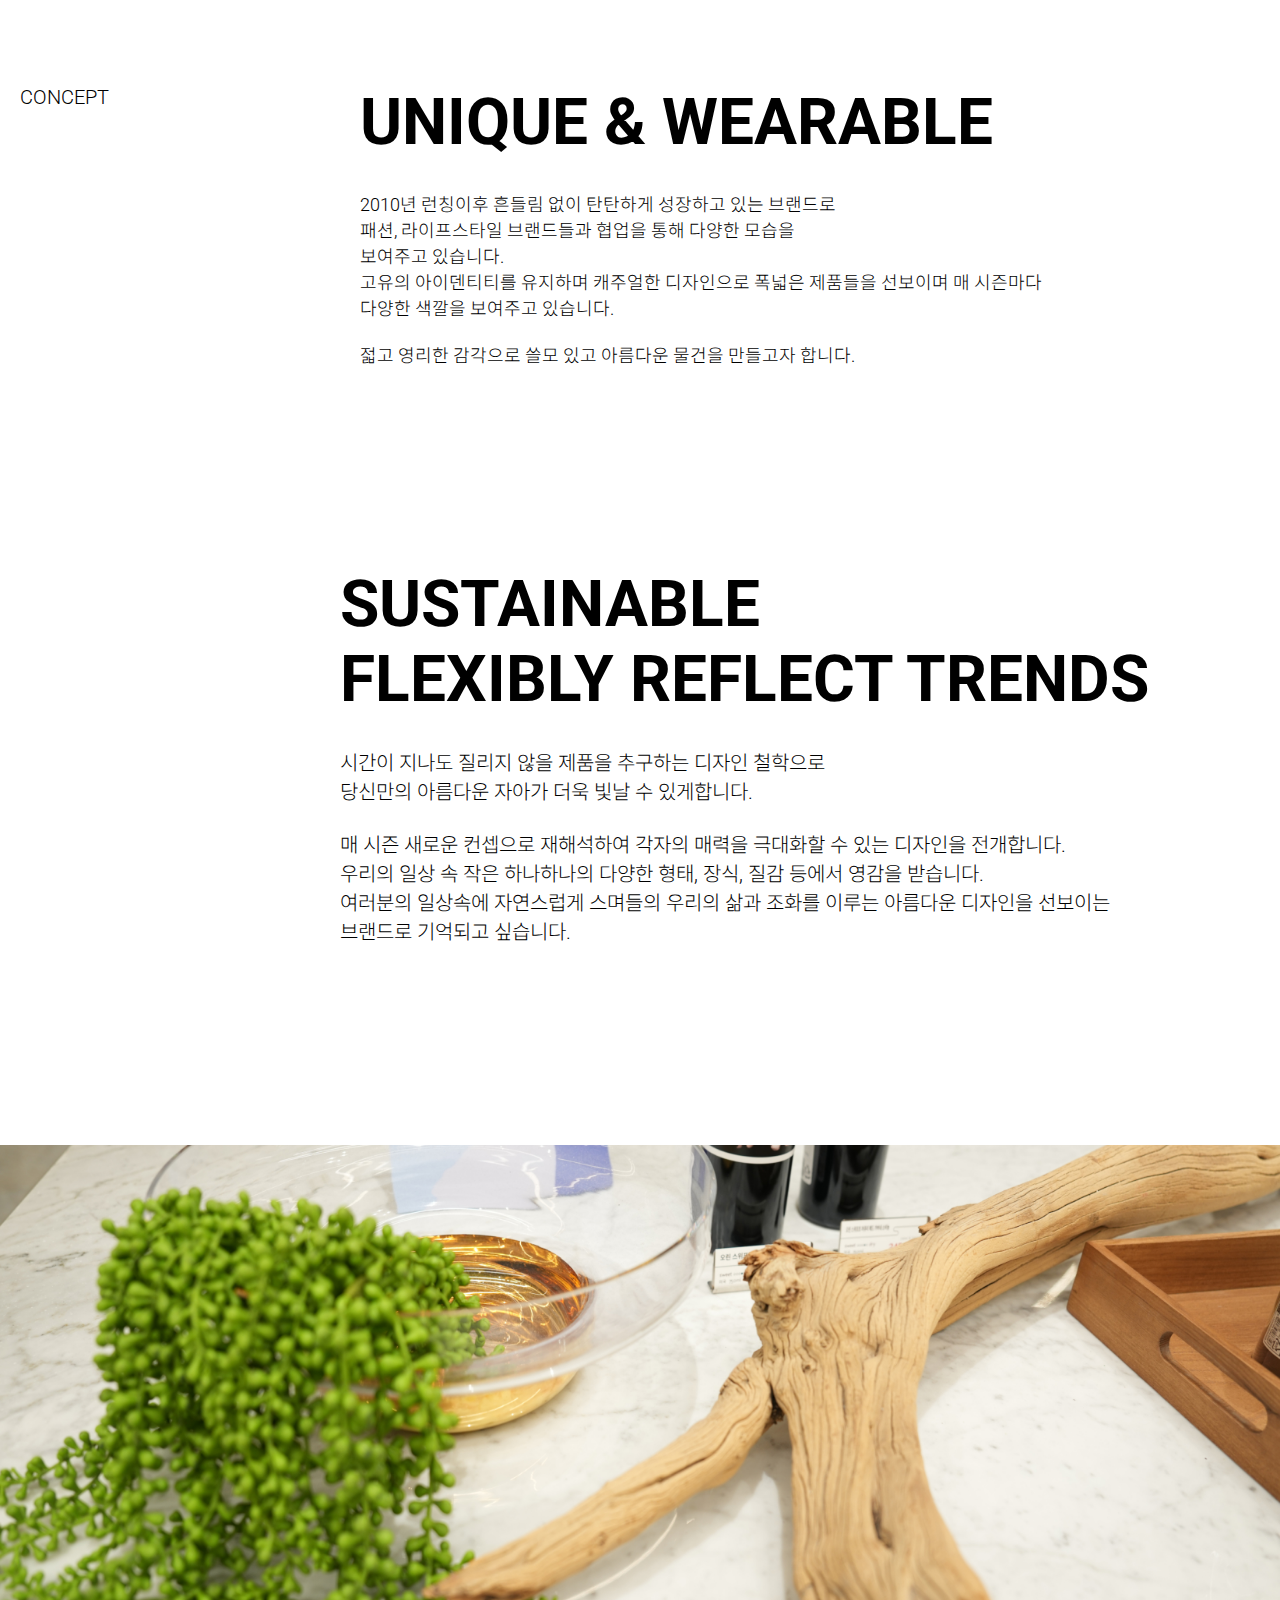
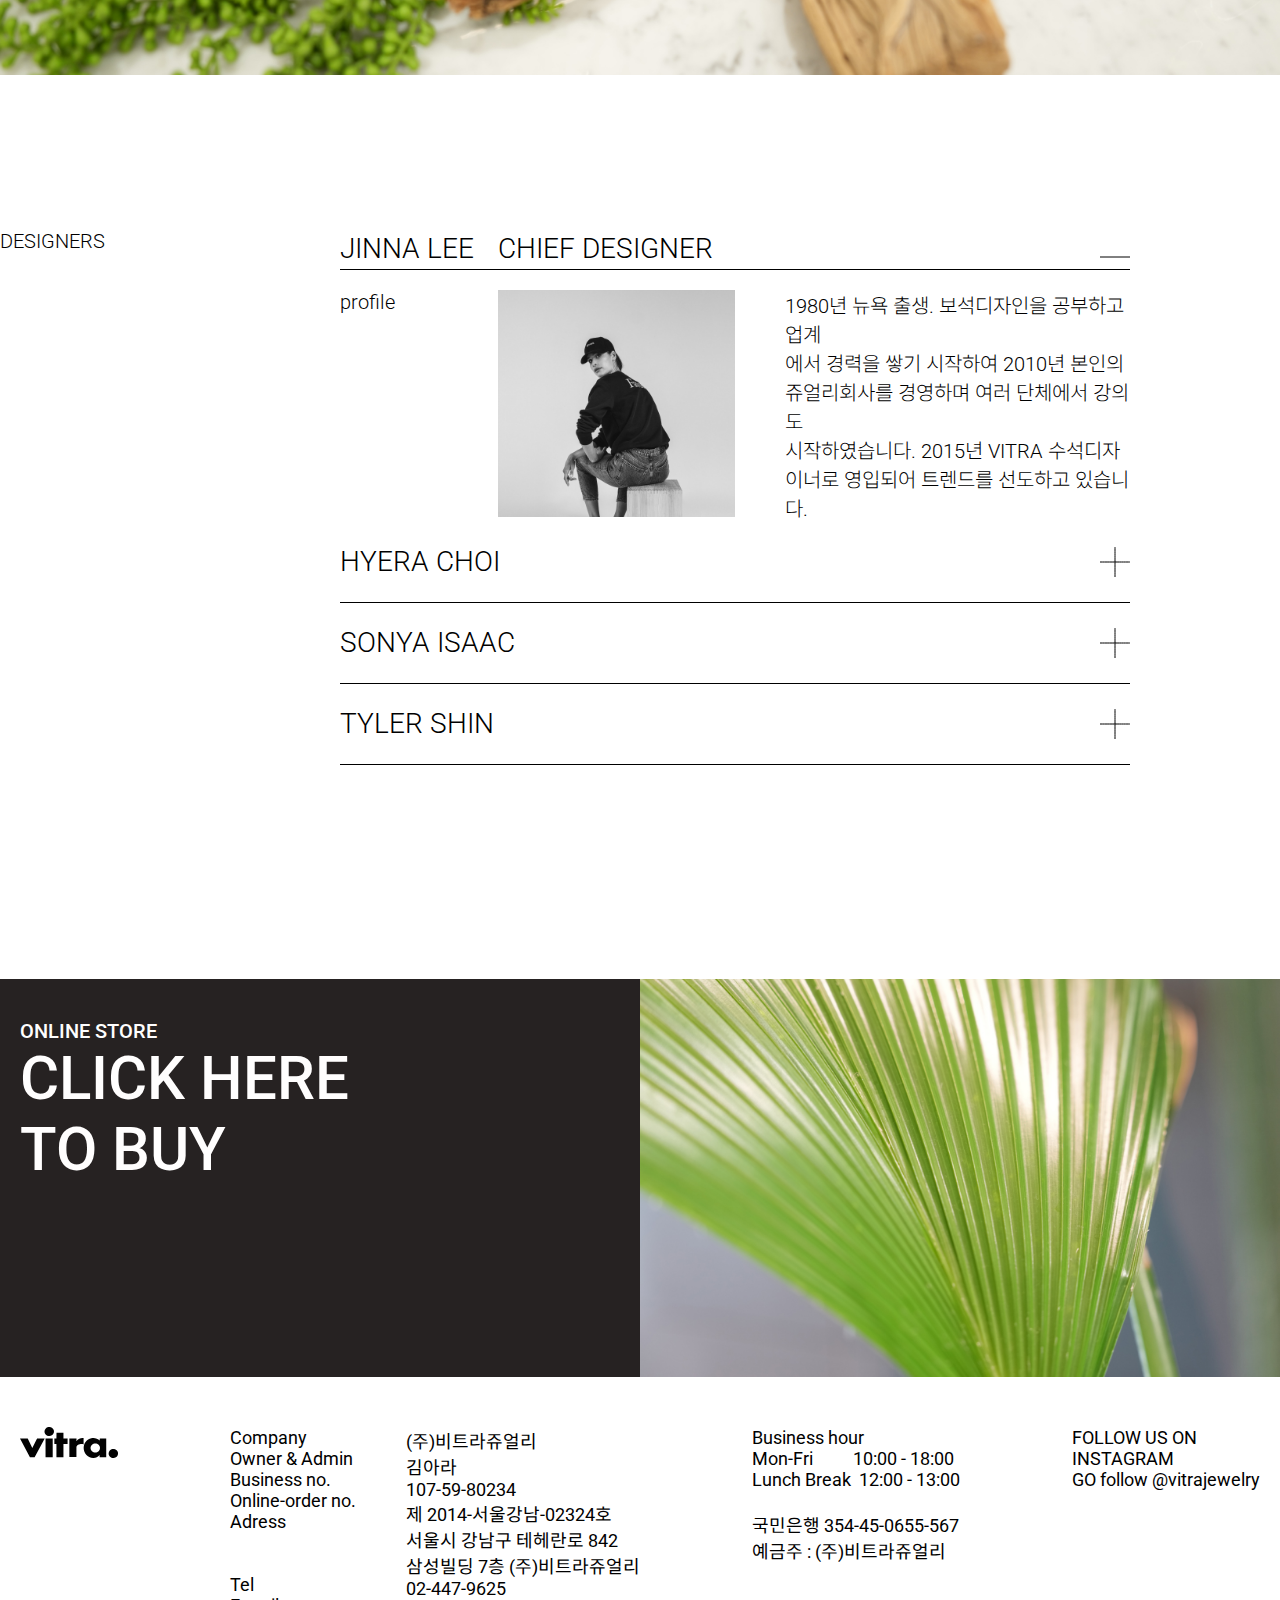
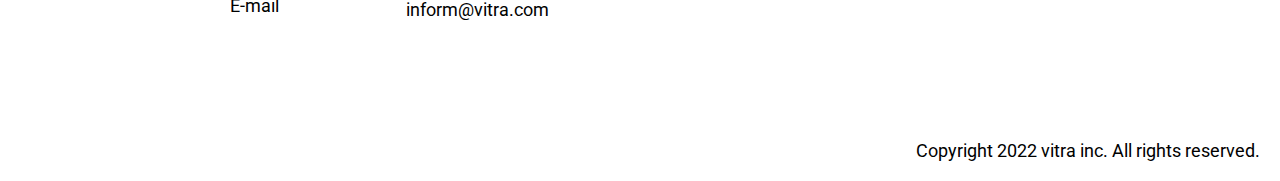
<file: webpage/image/aboutpage.html>
<!DOCTYPE html>
<html lang="en">

<head>
    <meta charset="UTF-8">
    <meta http-equiv="X-UA-Compatible" content="IE=edge">
    <meta name="viewport" content="width=device-width, initial-scale=1.0">
    <title>about</title>
    <link rel="stylesheet" href="./web.css">
    <link rel="preconnect" href="https://fonts.googleapis.com">
    <link rel="preconnect" href="https://fonts.gstatic.com" crossorigin>
    <link
        href="https://fonts.googleapis.com/css2?family=Noto+Sans+KR:wght@300;400;500;700&family=Roboto:wght@300;400;500;700&display=swap"
        rel="stylesheet">
</head>

<body>
    <div class="header">
        <div class="logo">
            <img src="../image/logo.svg">
        </div>
        <ul class="menu_bar">
            <li>ABOUT</li>
            <li>SHOP</li>
            <li>REVIEW</li>
        </ul>
    </div>
    <div class="about_intro">
        <div class="about_1">
            ABOUT </div>
        <div class="about_2">
            VITRA. CREATES<br />
            "NEW STANDARD" TO ENRICH<br />
            YOUR EVERYDAY LIFE.
        </div>
    </div>
    <div class="about_intro2">
        다양한 컬러와 의외의 소재들을 위트있게 접목시키며, <br />
        트렌드를 유연하게 반영하고 스타일링을 즐길 줄 아는 사람들을<br />
        위한 패션쥬얼리 브랜드 입니다.<br /><br />
        탑 셀러브리티는 물론 탑모델들의 스트리트패션과 SNS에 빠지지 않고<br />
        등장하고, 이슈를 생산하며 쥬얼리 트렌드를 선도하고 있습니다.
    </div>
    <div class="about_contain">
        <div class="about_image">
            <div class="ab_img1"><img src="../image/about01.jpg" /></div>
            <div class="ab_img2"><img src="../image/about02.jpg" /></div>
            <div class="ab_img3"><img src="../image/about03.jpg" /></div>
        </div>
    </div>
    <div class="concept_sec">
        <div class="concept">
            <div class="concept_1">
                CONCEPT
            </div>
        </div>
        <div class="unisec">
            <div class="unique">
                UNIQUE & WEARABLE
            </div>
            <div class="unique_1">
                2010년 런칭이후 흔들림 없이 탄탄하게 성장하고 있는 브랜드로<br />
                패션, 라이프스타일 브랜드들과 협업을 통해 다양한 모습을 <br />
                보여주고 있습니다. <br />
                고유의 아이덴티티를 유지하며 캐주얼한 디자인으로 폭넓은 제품들을 선보이며 매 시즌마다<br />
                다양한 색깔을 보여주고 있습니다.<br /><br />
                젋고 영리한 감각으로 쓸모 있고 아름다운 물건을 만들고자 합니다.
            </div>
        </div>
    </div>
    <div class="concept_sec2">
        <div class="concept_emp">
            <div class="concept_emp1">
            </div>
        </div>
        <div class="trend_all">
        <div class="trend">
            SUSTAINABLE<br />
            FLEXIBLY REFLECT TRENDS
        </div>
        <div class="trend1">
            시간이 지나도 질리지 않을 제품을 추구하는 디자인 철학으로 <br />
            당신만의 아름다운 자아가 더욱 빛날 수 있게합니다. <br /> <br />
            매 시즌 새로운 컨셉으로 재해석하여 각자의 매력을 극대화할 수 있는 디자인을 전개합니다. <br />
            우리의 일상 속 작은 하나하나의 다양한 형태, 장식, 질감 등에서 영감을 받습니다. <br />
            여러분의 일상속에 자연스럽게 스며들의 우리의 삶과 조화를 이루는 아름다운 디자인을 선보이는 <br />
            브랜드로 기억되고 싶습니다.
        </div>
    </div>
    </div>
    <div class="about_secimage">
        <img src="../image/about04.jpg">
    </div>

    <div class="designer_section">
        <div class="designer">
            DESIGNERS
        </div>
        <div class="designer_section2">
            <div class="chief_section">
                <div class="jinna">JINNA LEE</div>
                <div class="chief">CHIEF DESIGNER</div>
                <div class="vector">
                    <img src="../image/vector1.svg">
                </div>
            </div>
            <div class="profile_section">
                <div class="profile1">profile</div>
                <div class="pro_img">
                    <img src="../image/about05.jpg">
                </div>
                <div class="career">
                    1980년 뉴욕 출생. 보석디자인을 공부하고 업계<br />
                    에서 경력을 쌓기 시작하여 2010년 본인의 <br />
                    쥬얼리회사를 경영하며 여러 단체에서 강의도 <br />
                    시작하였습니다. 2015년 VITRA 수석디자이너로 영입되어 트렌드를 선도하고 있습니다.
                </div>
            </div>
            <div class="designer_list">
                <div class="dl_1">
                    HYERA CHOI </div>
                <div class="vector2">
                    <img src="../image/vector2.svg">
                </div>
            </div>
            <div class="designer_list">
                <div class="dl_1"> SONYA ISAAC </div>
                <div class="vector2">
                    <img src="../image/vector2.svg">
                </div>
            </div>

            <div class="designer_list">
                <div class="dl_1">TYLER SHIN </div>
                <div class="vector2">
                    <img src="../image/vector2.svg">
                </div>
            </div>
        </div>
    </div>



    <div class="click_section">
        <div class="click_part">
            <div class="click_1">
                <div class="online">
                    ONLINE STORE
                </div>
                <div class="click">
                    CLICK HERE<br />
                    TO BUY
                </div>
            </div>

            <div class="click_img">
                <img src="../image/about06.jpg" />
            </div>
        </div>
    </div>
    <div class="footer">
        <div class="footerwrap">
            <div class="footerwrap1">
                <div class="footerlogo">
                    <img src="../image/logo.svg">
                </div>
                <div class="footer_inform">
                    <div class="footer_1">
                        Company<br />
                        Owner & Admin<br />
                        Business no.<br />
                        Online-order no.<br />
                        Adress<br /><br /><br />
                        Tel<br />
                        E-mail
                    </div>
                    <div class="footer_2">
                        (주)비트라쥬얼리<br />
                        김아라<br />
                        107-59-80234<br />
                        제 2014-서울강남-02324호<br />
                        서울시 강남구 테헤란로 842<br />
                        삼성빌딩 7층 (주)비트라쥬얼리<br />
                        02-447-9625<br />
                        inform@vitra.com
                    </div>
                </div>
                <div class="footer_3">
                    Business hour<br />
                    Mon-Fri&nbsp;&nbsp;&nbsp;&nbsp;&nbsp;&nbsp;&nbsp;&nbsp;&nbsp; 10:00 - 18:00<br />
                    Lunch Break&nbsp; 12:00 - 13:00<br /><br />
                    국민은행 354-45-0655-567<br />
                    예금주 : (주)비트라쥬얼리
                </div>
                <div class="footer_4">
                    FOLLOW US ON<br />
                    INSTAGRAM<br />
                    GO follow @vitrajewelry
                </div>
            </div>
        </div>
        <div class="footerwrap2">
            <div class="copylight">
                Copyright 2022 vitra inc. All rights reserved.
            </div>
        </div>
    </div>

</body>

</html>
</file>
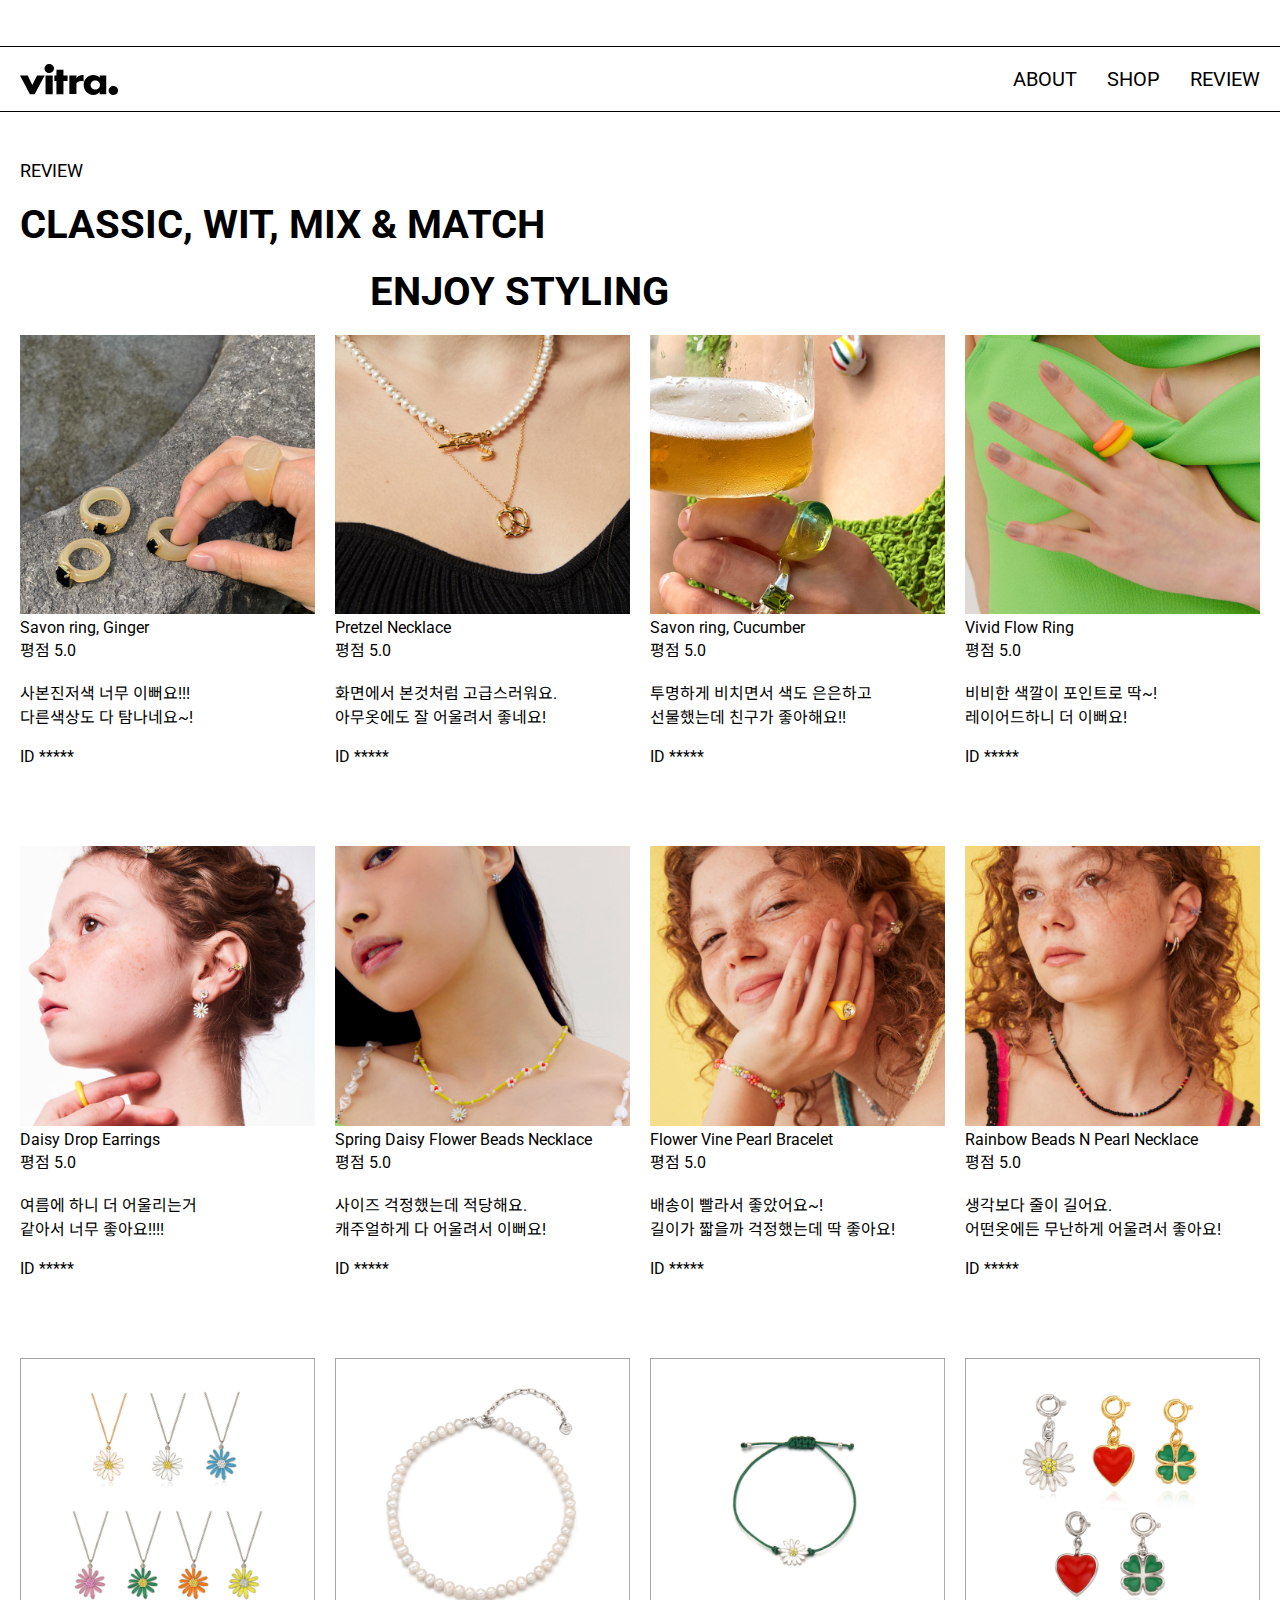
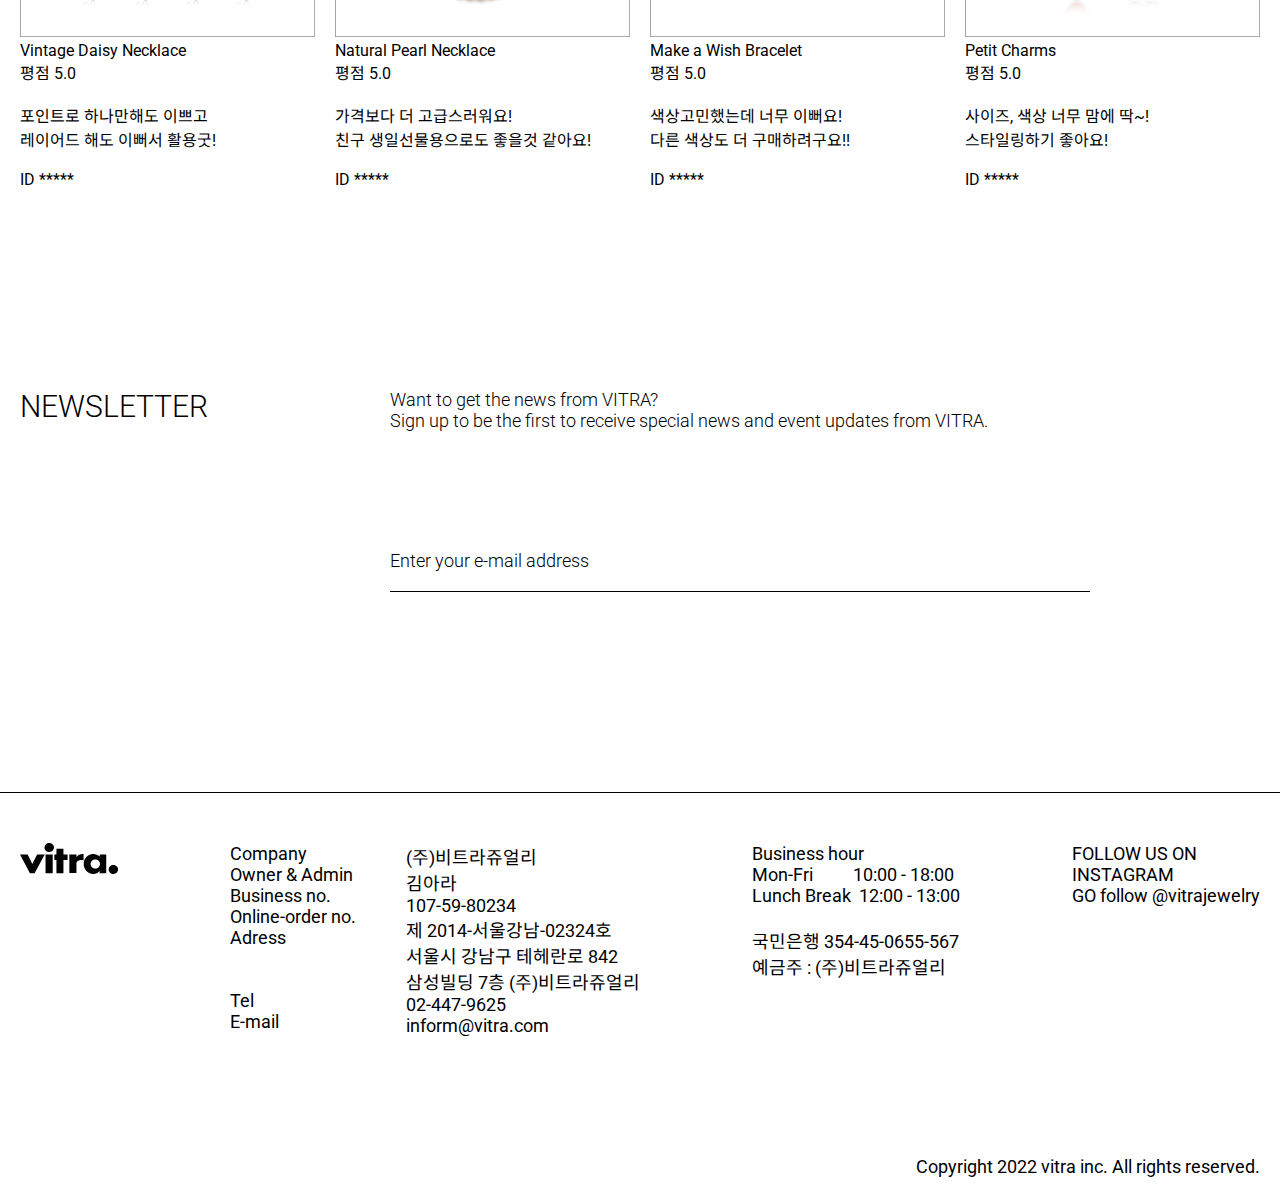
<file: webpage/image/reviewpage.html>
<!DOCTYPE html>
<html lang="en">

<head>
    <meta charset="UTF-8">
    <meta http-equiv="X-UA-Compatible" content="IE=edge">
    <meta name="viewport" content="width=device-width, initial-scale=1.0">
    <title>review</title>
    <link rel="stylesheet" href="./web.css">
    <link rel="preconnect" href="https://fonts.googleapis.com">
    <link rel="preconnect" href="https://fonts.gstatic.com" crossorigin>
    <link
        href="https://fonts.googleapis.com/css2?family=Noto+Sans+KR:wght@300;400;500;700&family=Roboto:wght@300;400;500;700&display=swap"
        rel="stylesheet">
</head>

<body>
    <div class="header">
        <div class="logo">
            <img src="../image/logo.svg">
        </div>
        <ul class="menu_bar">
            <li>ABOUT</li>
            <li>SHOP</li>
            <li>REVIEW</li>
        </ul>
    </div>
    <div class="review_intro">
        <div class="review_1">
            REVIEW </div>
        <div class="review_2">
            CLASSIC, WIT, MIX & MATCH
            <div class="review_3">
                ENJOY STYLING
            </div>
        </div>
    </div>
    <div class="review_items">
        <div class="reviewgroup1">
            <div class="ri_img1">
                <img src="../image/board01.jpg" />
                <div class="ri_list1">
                    Savon ring, Ginger<br />
                    평점 5.0 <br /><br />
                    사본진저색 너무 이뻐요!!!<br />
                    다른색상도 다 탐나네요~!<br /><br />
                    ID *****
                </div>
            </div>
            <div class="ri_img1">
                <img src="../image/board02.jpg" />
                <div class="ri_list1">
                    Pretzel Necklace<br />
                    평점 5.0 <br /><br />
                    화면에서 본것처럼 고급스러워요.<br />
                    아무옷에도 잘 어울려서 좋네요!<br /><br />
                    ID *****
                </div>
            </div>
            <div class="ri_img1">
                <img src="../image/board03.jpg" />
                <div class="ri_list1">
                    Savon ring, Cucumber<br />
                    평점 5.0 <br /><br />
                    투명하게 비치면서 색도 은은하고<br />
                    선물했는데 친구가 좋아해요!!<br /><br />
                    ID *****
                </div>
            </div>
            <div class="ri_img1">
                <img src="../image/board04.jpg" />
                <div class="ri_list1">
                    Vivid Flow Ring<br />
                    평점 5.0 <br /><br />
                    비비한 색깔이 포인트로 딱~!<br />
                    레이어드하니 더 이뻐요!<br /><br />
                    ID *****
                </div>
            </div>
        </div>
    </div>
    <div class="review_items2">
        <div class="reviewgroup2">
            <div class="ri_img2">
                <img src="../image/board05.jpg" />
                <div class="ri_list2">
                    Daisy Drop Earrings<br />
                    평점 5.0 <br /><br />
                    여름에 하니 더 어울리는거 <br />
                    같아서 너무 좋아요!!!!<br /><br />
                    ID *****
                </div>
            </div>
            <div class="ri_img2">
                <img src="../image/board06.jpg" />
                <div class="ri_list2">
                    Spring Daisy Flower Beads Necklace<br />
                    평점 5.0 <br /><br />
                    사이즈 걱정했는데 적당해요.<br />
                    캐주얼하게 다 어울려서 이뻐요!<br /><br />
                    ID *****
                </div>
            </div>
            <div class="ri_img2">
                <img src="../image/board07.jpg" />
                <div class="ri_list2">
                    Flower Vine Pearl Bracelet<br />
                    평점 5.0 <br /><br />
                    배송이 빨라서 좋았어요~!<br />
                    길이가 짧을까 걱정했는데 딱 좋아요!<br /><br />
                    ID *****
                </div>
            </div>
            <div class="ri_img2">
                <img src="../image/board08.jpg" />
                <div class="ri_list2">
                    Rainbow Beads N Pearl Necklace<br />
                    평점 5.0 <br /><br />
                    생각보다 줄이 길어요.<br />
                    어떤옷에든 무난하게 어울려서 좋아요!<br /><br />
                    ID *****
                </div>
            </div>
        </div>
    </div>
    <div class="review_items3">
        <div class="reviewgroup3">
            <div class="ri_img3">
                <img src="../image/board09.jpg" />
                <div class="ri_list3">
                    Vintage Daisy Necklace<br />
                    평점 5.0 <br /><br />
                    포인트로 하나만해도 이쁘고<br />
                    레이어드 해도 이뻐서 활용굿!<br /><br />
                    ID *****
                </div>
            </div>
            <div class="ri_img3">
                <img src="../image/board10.jpg" />
                <div class="ri_list3">
                    Natural Pearl Necklace<br />
                    평점 5.0 <br /><br />
                    가격보다 더 고급스러워요!<br />
                    친구 생일선물용으로도 좋을것 같아요!<br /><br />
                    ID *****
                </div>
            </div>
            <div class="ri_img3">
                <img src="../image/board11.jpg" />
                <div class="ri_list3">
                    Make a Wish Bracelet<br />
                    평점 5.0 <br /><br />
                    색상고민했는데 너무 이뻐요!<br />
                    다른 색상도 더 구매하려구요!!<br /><br />
                    ID *****
                </div>
            </div>
            <div class="ri_img3">
                <img src="../image/board12.jpg" />
                <div class="ri_list3">
                    Petit Charms<br />
                    평점 5.0 <br /><br />
                    사이즈, 색상 너무 맘에 딱~!<br />
                    스타일링하기 좋아요!<br /><br />
                    ID *****
                </div>
            </div>
        </div>
    </div>
<div class="letter_section">
    <div class="news">
        NEWSLETTER
    </div>
    <div class="signup_sec">
    <div class="signup">
        Want to get the news from VITRA?<br />
Sign up to be the first to receive special news and event updates from VITRA.
    </div>
    <div class="email">
        Enter your e-mail address
    </div>
</div>
</div>
<div class="footer border">
    <div class="footerwrap">
        <div class="footerwrap1">
            <div class="footerlogo">
                <img src="../image/logo.svg">
            </div>
            <div class="footer_inform">
                <div class="footer_1">
                    Company<br />
                    Owner & Admin<br />
                    Business no.<br />
                    Online-order no.<br />
                    Adress<br /><br /><br />
                    Tel<br />
                    E-mail
                </div>
                <div class="footer_2">
                    (주)비트라쥬얼리<br />
                    김아라<br />
                    107-59-80234<br />
                    제 2014-서울강남-02324호<br />
                    서울시 강남구 테헤란로 842<br />
                    삼성빌딩 7층 (주)비트라쥬얼리<br />
                    02-447-9625<br />
                    inform@vitra.com
                </div>
            </div>
            <div class="footer_3">
                Business hour<br />
                Mon-Fri&nbsp;&nbsp;&nbsp;&nbsp;&nbsp;&nbsp;&nbsp;&nbsp;&nbsp; 10:00 - 18:00<br />
                Lunch Break&nbsp; 12:00 - 13:00<br /><br />
                국민은행 354-45-0655-567<br />
                예금주 : (주)비트라쥬얼리
            </div>
            <div class="footer_4">
                FOLLOW US ON<br />
                INSTAGRAM<br />
                GO follow @vitrajewelry
            </div>
        </div>
    </div>
    <div class="footerwrap2">
        <div class="copylight">
            Copyright 2022 vitra inc. All rights reserved.
        </div>
    </div>
</div>






</body>

</html>
</file>
<file: webpage/image/web.css>
body {
  margin: 0px;
  padding: 0px;
  font-family: "Roboto", "Noto Sans KR", sans-serif;
}

.header {
  position: absolute;
  top: 46px;
  left: 0px;
  width: 100%;
  box-sizing: border-box;
  display: flex;
  justify-content: space-between;
  border-top: 1px solid #000;
  border-bottom: 1px solid #000;
  padding-left: 20px;
  padding-right: 20px;
  z-index: 999;
}
.header.white {
  border-top: 1px solid white;
  border-bottom: 1px solid white;
}
.header.white .menu_bar {
  color: #fff;
}
.header .logo {
  display: flex;
  align-items: center;
}
.header .menu_bar {
  display: flex;
  list-style: none;
  gap: 30px;
  font-size: 20px;
  font-weight: 400;
}

.main_page .main {
  background-image: url("../image/main01.jpg");
  height: 100vh;
  background-size: cover;
  position: relative;
}
.main_page .main .notice {
  font-size: 16px;
  font-weight: 400;
  color: white;
  line-height: 52px;
  padding-left: 20px;
}
.main_page .main .notice2 {
  position: absolute;
  font-size: 18px;
  font-weight: 400;
  color: white;
  right: 45px;
  bottom: 66px;
}
.main_page .new {
  margin-top: 50px;
  padding-left: 20px;
}
.main_page .new .ment1 {
  font-size: 18px;
  font-weight: 400;
}
.main_page .new .ment2 {
  font-size: 60px;
  font-weight: 700;
  margin-top: 10px;
}
.main_page .itemlist {
  margin-top: 150px;
  padding-left: 20px;
  padding-right: 20px;
  display: flex;
  justify-content: space-between;
}
.main_page .itemlist .item {
  display: flex;
  font-size: 18px;
  gap: 30px;
}
.main_page .itemlist .item .rings {
  font-weight: 700;
}
.main_page .itemlist .view {
  font-size: 18px;
  text-decoration: underline;
}
.main_page .itemimage {
  margin-top: 20px;
}
.main_page .itemimage .imagegroup {
  display: flex;
  justify-content: space-between;
  gap: 20px;
  width: 100%;
  overflow: hidden;
}
.main_page .itemimage .imagegroup img {
  width: 550px;
}
.main_page .about {
  margin-top: 100px;
  padding-left: 20px;
  font-size: 18px;
  font-weight: 400;
}
.main_page .aboutus {
  margin-top: 40px;
  padding-left: 20px;
  text-decoration: underline;
  font-size: 18px;
  font-weight: 400;
}
.main_page .color {
  margin-top: 200px;
  padding-left: 20px;
  padding-right: 20px;
  position: relative;
}
.main_page .color .color_img_items {
  display: flex;
  gap: 30px;
}
.main_page .color .color_img_items .ci_item {
  flex: 1;
}
.main_page .color .color_img_items .ci_item img {
  width: 100%;
}
.main_page .color .color_img_items .word {
  position: absolute;
  left: 50%;
  margin-left: -40vw;
  top: 140px;
  font-size: 10vw;
  font-weight: 700;
  color: transparent;
  -webkit-text-stroke: 1px navy;
}
.main_page .container {
  margin-top: 100px;
  padding-left: 20px;
  padding-right: 20px;
}
.main_page .container .wrap {
  display: flex;
  justify-content: space-between;
  gap: 10px;
}
.main_page .container .wrap .photobox {
  display: flex;
  flex-wrap: wrap;
  gap: 10px;
  width: 50%;
}
.main_page .container .wrap .photobox .photo {
  background-size: cover;
  width: calc(50% - 5px);
  height: 420px;
  position: relative;
}
.main_page .container .wrap .photobox .photo.pt1 {
  background-image: url("../image/main09.jpg");
}
.main_page .container .wrap .photobox .photo.pt2 {
  background-image: url("../image/main10.jpg");
}
.main_page .container .wrap .photobox .photo.pt3 {
  background-image: url("../image/main11.jpg");
}
.main_page .container .wrap .photobox .photo.pt4 {
  background-image: url("../image/main12.jpg");
}
.main_page .container .wrap .photobox .photoshot1 {
  font-size: 16px;
  font-weight: 700;
  padding-left: 10px;
  position: absolute;
  bottom: 5px;
  color: #fff;
}
.main_page .container .wrap .photobox .photo2 {
  background-image: url("../image/main10.jpg");
  background-size: cover;
  width: 480px;
  height: 420px;
  position: relative;
}
.main_page .container .wrap .photobox2 {
  flex: 1;
}
.main_page .container .wrap .photobox2 .photo5 {
  background-image: url("../image/main13.jpg");
  background-size: cover;
  width: 100%;
  height: 850px;
  position: relative;
}
.main_page .container .wrap .photobox2 .photoshot5 {
  font-size: 16px;
  font-weight: 700;
  padding-left: 10px;
  position: absolute;
  bottom: 5px;
  color: #fff;
}
.main_page .must {
  margin-top: 150px;
  padding-left: 20px;
}
.main_page .must .musthave {
  font-size: 16px;
  font-weight: 400;
}
.main_page .must .bestsellers {
  margin-top: 10px;
  font-size: 40px;
  font-weight: 700;
}
.main_page .bestitems {
  margin-top: 50px;
  padding-right: 20px;
  padding-left: 20px;
}
.main_page .bestitems .bestitemgroup1 {
  display: flex;
  justify-content: space-between;
  align-items: flex-start;
  gap: 20px;
}
.main_page .bestitems .bestitemgroup1 .itemgroup1 {
  flex: 1;
}
.main_page .bestitems .bestitemgroup1 .itemgroup1 img {
  width: 100%;
}
.main_page .bestitems .bestitemgroup1 .itemgroup1 .bestitem1 {
  font-size: 16px;
  font-weight: 400;
}
.main_page .bestitems2 {
  margin-top: 50px;
  padding-right: 20px;
  padding-left: 20px;
}
.main_page .bestitems2 .bestitemgroup2 {
  display: flex;
  justify-content: space-between;
  align-items: flex-start;
  gap: 20px;
}
.main_page .bestitems2 .bestitemgroup2 .itemgroup2 {
  flex: 1;
}
.main_page .bestitems2 .bestitemgroup2 .itemgroup2 img {
  width: 100%;
}
.main_page .bestitems2 .bestitemgroup2 .itemgroup2 .bestitem2 {
  font-size: 16px;
  font-weight: 400;
}
.main_page .bestitems3 {
  margin-top: 50px;
  padding-right: 20px;
  padding-left: 20px;
}
.main_page .bestitems3 .bestitemgroup3 {
  display: flex;
  justify-content: space-between;
  align-items: flex-start;
  gap: 20px;
}
.main_page .bestitems3 .bestitemgroup3 .itemgroup {
  flex: 1;
}
.main_page .bestitems3 .bestitemgroup3 .itemgroup img {
  width: 100%;
}
.main_page .bestitems3 .bestitemgroup3 .itemgroup .bestitem {
  font-size: 16px;
  font-weight: 400;
}
.main_page .follow {
  margin-top: 150px;
}
.main_page .follow .follow_1 {
  display: flex;
  justify-content: space-between;
}
.main_page .follow .follow_1 .sns {
  background-color: #01966A;
  flex: 1;
  position: relative;
}
.main_page .follow .follow_1 .sns img {
  width: 210px;
  height: 210px;
  position: absolute;
  bottom: 40px;
  right: 20px;
}
.main_page .follow .follow_1 .sns .insta {
  margin-top: 30px;
  padding-left: 20px;
  font-size: 20px;
  font-weight: 700;
}
.main_page .follow .follow_1 .sns .insta_1 {
  font-size: 40px;
  font-weight: 700;
  margin-top: 10px;
  padding-left: 20px;
}
.main_page .follow .follow_1 .sns .insta_2 {
  font-size: 20px;
  font-weight: 700;
  margin-top: 10px;
  padding-left: 20px;
}
.main_page .follow .follow_1 .snsimg {
  width: 50%;
  line-height: 0px;
}
.main_page .follow .follow_1 .snsimg img {
  width: 100%;
}

.list_page .listpage {
  display: flex;
  justify-content: flex-start;
  position: absolute;
  top: 150px;
  left: 20px;
  gap: 80px;
  font-size: 20px;
  font-weight: 400;
}
.list_page .listimage {
  margin-top: 380px;
}
.list_page .listimage img {
  width: 100%;
}
.list_page .newpage {
  margin-top: 40px;
  padding-left: 20px;
  font-size: 40px;
  font-weight: 700;
}
.list_page .listitems {
  margin-top: 20px;
  padding-right: 20px;
  padding-left: 20px;
}
.list_page .listitems .listitemgroup1 {
  display: flex;
  justify-content: space-between;
  align-items: flex-start;
  gap: 20px;
}
.list_page .listitems .listitemgroup1 .list_itemgroup1 {
  flex: 1;
}
.list_page .listitems .listitemgroup1 .list_itemgroup1 img {
  width: 100%;
}
.list_page .listitems .listitemgroup1 .list_itemgroup1 .list_item1 {
  font-size: 16px;
  font-weight: 400;
}
.list_page .bestpage {
  margin-top: 40px;
  padding-left: 20px;
  font-size: 40px;
  font-weight: 700;
}
.list_page .bs_items {
  margin-top: 20px;
  padding-right: 20px;
  padding-left: 20px;
}
.list_page .bs_items .bs_itemsgroup1 {
  display: flex;
  justify-content: space-between;
  align-items: flex-start;
  gap: 20px;
}
.list_page .bs_items .bs_itemsgroup1 .bs_list1 {
  flex: 1;
}
.list_page .bs_items .bs_itemsgroup1 .bs_list1 img {
  width: 100%;
}
.list_page .bs_items .bs_itemsgroup1 .bs_list1 .bs_item1 {
  font-size: 16px;
  font-weight: 400;
}
.list_page .by_cate {
  margin-top: 40px;
  padding-left: 20px;
  font-size: 40px;
  font-weight: 700;
}
.list_page .by_item {
  margin-top: 30px;
  padding-left: 20px;
  padding-right: 20px;
  display: flex;
  justify-content: flex-start;
  font-size: 18px;
  gap: 30px;
}
.list_page .by_items {
  margin-top: 20px;
  padding-right: 20px;
  padding-left: 20px;
}
.list_page .by_items .by_itemsgroup1 {
  display: flex;
  justify-content: space-between;
  align-items: flex-start;
  gap: 20px;
}
.list_page .by_items .by_itemsgroup1 .by_list1 {
  flex: 1;
}
.list_page .by_items .by_itemsgroup1 .by_list1 img {
  width: 100%;
}
.list_page .by_items .by_itemsgroup1 .by_list1 .by_item1 {
  font-size: 16px;
  font-weight: 400;
}
.list_page .collect {
  margin-top: 100px;
  display: flex;
  justify-content: space-between;
}
.list_page .collect .summer .sum22 {
  flex: 1;
}
.list_page .collect .summer .sum22 img {
  width: 100%;
}
.list_page .collect .summer .sum22 .sc {
  margin-top: 20px;
  font-size: 24px;
  font-weight: 700;
  padding-left: 20px;
}
.list_page .collect .summer .sum22 .sc_1 {
  font-size: 16px;
  font-weight: 400;
  padding-left: 20px;
}
.list_page .collect .cos_j {
  display: flex;
  justify-content: space-between;
}
.list_page .collect .cos_j .cos_jl {
  flex: 1;
}
.list_page .collect .cos_j .cos_jl img {
  width: 100%;
}
.list_page .collect .cos_j .cos_jl .cos_jl2 {
  margin-top: 20px;
  font-size: 24px;
  font-weight: 700;
}
.list_page .collect .cos_j .cos_jl .cos_jl3 {
  font-size: 16px;
  font-weight: 400;
}
.list_page .bottomsection {
  margin-top: 50px;
  background-image: url("../image/list16.jpg");
  height: 80vh;
  background-size: cover;
}
.list_page .bottomsection .news {
  font-size: 20px;
  font-weight: 400;
  color: #fff;
  padding-top: 80px;
  padding-left: 80px;
}
.list_page .bottomsection .touch {
  font-size: 100px;
  font-weight: 700;
  text-decoration: underline;
  color: #fff;
  padding-top: 10px;
  padding-left: 80px;
}
.list_page .bottomsection .tip {
  font-size: 20px;
  font-weight: 400;
  color: #fff;
  padding-top: 120px;
  padding-left: 80px;
}

.about_intro {
  position: absolute;
  top: 170px;
  left: 20px;
}
.about_intro .about_1 {
  font-size: 20px;
  font-weight: 400;
}
.about_intro .about_2 {
  margin-top: 20px;
  font-size: 64px;
  font-weight: 700;
}

.about_intro2 {
  margin-top: 600px;
  display: flex;
  justify-content: center;
  font-size: 20px;
  font-weight: 300;
}

.about_contain {
  margin-top: 150px;
  padding-left: 20px;
  padding-right: 20px;
  display: flex;
}
.about_contain .about_image {
  display: flex;
  justify-content: space-between;
  gap: 20px;
}
.about_contain .about_image .ab_img1 {
  width: 25%;
}
.about_contain .about_image .ab_img1 img {
  width: 100%;
}
.about_contain .about_image .ab_img2 {
  display: flex;
  align-items: flex-end;
  flex: 1;
}
.about_contain .about_image .ab_img2 img {
  width: 100%;
}
.about_contain .about_image .ab_img3 {
  display: flex;
  align-items: flex-end;
  width: 25%;
}
.about_contain .about_image .ab_img3 img {
  width: 100%;
}

.concept_sec {
  margin-top: 200px;
  display: flex;
  justify-content: flex-start;
  gap: 20px;
}
.concept_sec .concept {
  padding-left: 20px;
  width: 25%;
}
.concept_sec .concept .concept_1 {
  font-size: 20px;
  font-weight: 300;
}
.concept_sec .unisec .unique {
  font-size: 64px;
  font-weight: 700;
  flex: 1;
}
.concept_sec .unisec .unique_1 {
  padding-top: 30px;
  font-size: 18px;
  font-weight: 300;
  flex: 1;
}

.concept_sec2 {
  margin-top: 200px;
  display: flex;
  justify-content: flex-start;
  gap: 20px;
}
.concept_sec2 .concept_emp {
  width: 25%;
}
.concept_sec2 .concept_emp .concept_emp1 {
  width: 100%;
}
.concept_sec2 .trend_all {
  flex: 1;
}
.concept_sec2 .trend_all .trend {
  font-size: 64px;
  font-weight: 700;
  width: 100%;
}
.concept_sec2 .trend_all .trend1 {
  padding-top: 30px;
  font-size: 20px;
  font-weight: 300;
  width: 100%;
}

.about_secimage {
  margin-top: 200px;
}
.about_secimage img {
  width: 100%;
}

.designer_section {
  display: flex;
  justify-content: space-between;
  margin-top: 150px;
  gap: 20px;
}
.designer_section .designer {
  font-size: 20px;
  font-weight: 300;
  width: 25%;
}
.designer_section .designer_section2 {
  width: 900px;
  height: 500px;
  padding-right: 150px;
  flex: 1;
}
.designer_section .designer_section2 .chief_section {
  display: flex;
  font-size: 28px;
  font-weight: 300;
  border-bottom: 1px solid #000000;
  height: 40px;
  line-height: 40px;
}
.designer_section .designer_section2 .chief_section .jinna {
  width: 20%;
}
.designer_section .designer_section2 .chief_section .chief {
  width: 30%;
}
.designer_section .designer_section2 .chief_section .vector {
  flex: 1;
  text-align: end;
  padding-bottom: 10px;
}
.designer_section .designer_section2 .profile_section {
  margin-top: 20px;
  display: flex;
}
.designer_section .designer_section2 .profile_section .profile1 {
  width: 20%;
  font-size: 20px;
  font-weight: 300;
}
.designer_section .designer_section2 .profile_section .pro_img {
  width: 30%;
}
.designer_section .designer_section2 .profile_section .pro_img img {
  width: 100%;
}
.designer_section .designer_section2 .profile_section .career {
  flex: 1;
  font-size: 20px;
  font-weight: 300;
  padding-left: 50px;
}
.designer_section .designer_section2 .designer_list {
  display: flex;
  justify-content: space-between;
  height: 80px;
  line-height: 80px;
  border-bottom: 1px solid #000000;
}
.designer_section .designer_section2 .designer_list .dl_1 {
  font-size: 28px;
  font-weight: 300;
}
.designer_section .designer_section2 .designer_list .vector2 {
  padding-top: 10px;
}

.click_section {
  margin-top: 250px;
}
.click_section .click_part {
  display: flex;
  justify-content: space-between;
}
.click_section .click_part .click_1 {
  background-color: #262222;
  flex: 1;
  padding-left: 20px;
  padding-top: 40px;
}
.click_section .click_part .click_1 .online {
  font-size: 20px;
  font-weight: 500;
  color: #FFFEFE;
}
.click_section .click_part .click_1 .click {
  font-size: 60px;
  font-weight: 500;
  color: #FFFEFE;
}
.click_section .click_part .click_img {
  width: 50%;
  line-height: 0px;
}
.click_section .click_part .click_img img {
  width: 100%;
}

.review_intro {
  margin-top: 160px;
  padding-left: 20px;
}
.review_intro .review_1 {
  font-size: 18px;
  font-weight: 400;
}
.review_intro .review_2 {
  margin-top: 20px;
  font-size: 40px;
  font-weight: 700;
}
.review_intro .review_3 {
  margin-top: 20px;
  font-size: 40px;
  font-weight: 700;
  padding-left: 350px;
}

.review_items {
  margin-top: 20px;
  padding-right: 20px;
  padding-left: 20px;
}
.review_items .reviewgroup1 {
  display: flex;
  justify-content: space-between;
  align-items: flex-start;
  gap: 20px;
}
.review_items .reviewgroup1 .ri_img1 {
  flex: 1;
}
.review_items .reviewgroup1 .ri_img1 img {
  width: 100%;
}
.review_items .reviewgroup1 .ri_img1 .ri_list1 {
  font-size: 16px;
  font-weight: 400;
}

.review_items2 {
  margin-top: 80px;
  padding-right: 20px;
  padding-left: 20px;
}
.review_items2 .reviewgroup2 {
  display: flex;
  justify-content: space-between;
  align-items: flex-start;
  gap: 20px;
}
.review_items2 .reviewgroup2 .ri_img2 {
  flex: 1;
}
.review_items2 .reviewgroup2 .ri_img2 img {
  width: 100%;
}
.review_items2 .reviewgroup2 .ri_img2 .ri_list2 {
  font-size: 16px;
  font-weight: 400;
}

.review_items3 {
  margin-top: 80px;
  padding-right: 20px;
  padding-left: 20px;
}
.review_items3 .reviewgroup3 {
  display: flex;
  justify-content: space-between;
  align-items: flex-start;
  gap: 20px;
}
.review_items3 .reviewgroup3 .ri_img3 {
  flex: 1;
}
.review_items3 .reviewgroup3 .ri_img3 img {
  width: 100%;
}
.review_items3 .reviewgroup3 .ri_img3 .ri_list3 {
  font-size: 16px;
  font-weight: 400;
}

.letter_section {
  margin-top: 200px;
  padding-left: 20px;
  margin-bottom: 200px;
  display: flex;
  justify-content: flex-start;
  gap: 182px;
}
.letter_section .news {
  font-size: 30px;
  font-weight: 300;
}
.letter_section .signup_sec .signup {
  font-size: 18px;
  font-weight: 300;
}
.letter_section .signup_sec .email {
  width: 700px;
  border-bottom: 1px solid #000000;
  font-size: 18px;
  font-weight: 300;
  height: 60px;
  line-height: 60px;
  padding-top: 100px;
}

.footer {
  margin-top: 50px;
  padding-left: 20px;
  padding-right: 20px;
}
.footer.border {
  border-top: 1px solid #000000;
  padding-top: 50px;
}
.footer .footerwrap .footerwrap1 {
  display: flex;
  justify-content: space-between;
  font-size: 18px;
  font-weight: 400;
}
.footer .footerwrap .footer_inform {
  display: flex;
  justify-content: flex-start;
  gap: 50px;
}
.footer .footerwrap2 {
  margin-top: 120px;
  padding-left: 20px;
  margin-bottom: 20px;
}
.footer .footerwrap2 .copylight {
  font-size: 18px;
  font-weight: 400;
  display: flex;
  justify-content: flex-end;
}/*# sourceMappingURL=web.css.map */
</file>
<file: 런칭/lunching.css>
body {
  margin: 0px;
  padding: 0px;
  font-family: "Montserrat", "Noto Sans KR", sans-serif;
}
body .header {
  background-image: url("./img/img1.jpg");
  height: 100vh;
  display: flex;
  justify-content: space-between;
  align-items: flex-start;
  position: relative;
}
body .header .notice {
  display: flex;
  align-items: flex-end;
  position: absolute;
  margin-top: 50px;
  margin-left: 50px;
  font-size: 24px;
  font-weight: 700;
}
body .header .event {
  position: absolute;
  bottom: 50px;
  right: 50px;
  font-size: 6vw;
  font-weight: 700;
}
body .content {
  margin-top: 50px;
  padding-left: 50px;
  padding-right: 50px;
}
body .content .sub_title {
  font-size: 24px;
  font-weight: 700;
}
body .content .main_title {
  margin-top: 10px;
  font-size: 70px;
  font-weight: 700;
}
body .content .section {
  font-size: 22px;
  font-weight: 300;
  margin-top: 20px;
}
body .content2 {
  margin-top: 80px;
  display: flex;
  position: relative;
  gap: 40px;
}
body .content2 img {
  width: 70vw;
  left: 0px;
}
body .content2 .sub_title1 {
  font-size: 48px;
  font-weight: 700;
}
body .content2 .section1 {
  font-size: 22px;
  font-weight: 300;
  margin-top: 20px;
}
body .content3 {
  display: flex;
  position: relative;
  gap: 40px;
  margin-top: 200px;
}
body .content3 img {
  width: 60vw;
  margin-top: 50px;
}
body .content3 .wrap2 {
  margin-top: 50px;
  gap: 50px;
  right: 5px;
}
body .content3 .sub_title2 {
  font-size: 48px;
  font-weight: 700;
}
body .content3 .section2 {
  font-size: 22px;
  font-weight: 300;
  margin-top: 20px;
}
body .content3 .photo img {
  bottom: -300px;
  position: absolute;
  right: 400px;
  width: 600px;
}
body .event_banner {
  margin-top: 450px;
}
body .event_banner .banner {
  font-size: 48px;
  font-weight: 700;
}
body .event_main {
  display: flex;
  justify-content: space-between;
  margin-top: 50px;
  gap: 30px;
}
body .event_main img {
  width: 500px;
}
body .event_main .event_notice {
  font-size: 22px;
  font-weight: 300;
}
body .event_section {
  margin-top: 150px;
  display: flex;
  justify-content: space-between;
  gap: 30px;
}
body .event_section .event_item {
  flex: 1;
}
body .event_section .event_item img {
  width: 100%;
}
body .event_section .event_gift {
  margin-top: 10px;
  font-size: 20px;
  font-weight: 300;
}
body .brand {
  font-size: 40px;
  font-weight: 700;
  margin-top: 150px;
  display: flex;
  justify-content: center;
  text-align: center;
  line-height: 58px;
}
body .brand_section {
  margin-top: 150px;
}
body .brand_section img {
  width: 100%;
}
body .brand_section .section_item {
  text-align: end;
  margin-top: 10px;
  font-size: 20px;
  font-weight: 500;
}
body .item_page {
  margin-top: 50px;
}
body .item_page .group {
  display: flex;
  justify-content: space-between;
  gap: 100px;
}
body .item_page .group .grouppage1 img {
  width: 700px;
  height: 1070px;
}
body .item_page .group .grouppage1 .page1 {
  font-size: 20px;
  font-weight: 500;
  margin-top: 10px;
}
body .item_page .group .grouppage2 {
  margin-top: 250px;
  width: 40%;
}
body .item_page .group .grouppage2 img {
  width: 100%;
}
body .item_page .group .grouppage2 .page2 {
  font-size: 20px;
  font-weight: 500;
  margin-top: 10px;
}
body .item_page2 {
  margin-top: 100px;
}
body .item_page2 .group2 {
  display: flex;
  justify-content: space-between;
  gap: 100px;
}
body .item_page2 .group2 .grouppage3 img {
  width: 700px;
  height: 900px;
}
body .item_page2 .group2 .grouppage3 .page3 {
  font-size: 20px;
  font-weight: 500;
  margin-top: 10px;
}
body .item_page2 .grouppage4 {
  margin-top: -100px;
  width: 40%;
}
body .item_page2 .grouppage4 img {
  width: 100%;
}
body .item_page2 .grouppage4 .page4 {
  font-size: 20px;
  font-weight: 500;
  margin-top: 10px;
}
body .shopbutton {
  display: flex;
  justify-content: flex-end;
  margin-top: -150px;
}
body .shopbutton .button {
  background-color: #eeeeee;
  border: none;
  color: #1e1e1e;
  padding: 60px;
  text-align: center;
  text-decoration: none;
  font-size: 48px;
  font-weight: 700;
  cursor: pointer;
  border-radius: 50%;
}
body .bestitems {
  font-size: 20px;
  font-weight: 700;
  margin-top: 50px;
  text-transform: uppercase;
}
body .bestitems_category {
  margin-top: 20px;
}
body .bestitems_category .category {
  display: flex;
  justify-content: space-between;
  gap: 20px;
}
body .bestitems_category .category img {
  width: 100%;
}
body .bestitems_category .category .category1 .item1 {
  font-size: 20px;
  font-weight: 500;
  margin-top: 10px;
}
body .bestitems_category .category .category2 .item2 {
  font-size: 20px;
  font-weight: 500;
  margin-top: 10px;
}
body .bestitems_category .category .category3 .item3 {
  font-size: 20px;
  font-weight: 500;
  margin-top: 10px;
}
body .bestitems_category .category .category4 .item4 {
  font-size: 20px;
  font-weight: 500;
  margin-top: 10px;
}
body .footer {
  margin-top: 200px;
  border-top: 1px;
  border-top-style: solid;
}
body .footer .footer_section {
  margin-top: 20px;
  padding: 50px;
  font-size: 18px;
  font-weight: 300;
}
body .footer_under {
  margin-top: 100px;
  margin-bottom: 50px;
  display: flex;
  justify-content: space-between;
  padding-left: 50px;
  padding-right: 50px;
  font-size: 24px;
  font-weight: 700;
}/*# sourceMappingURL=lunching.css.map */
</file>
